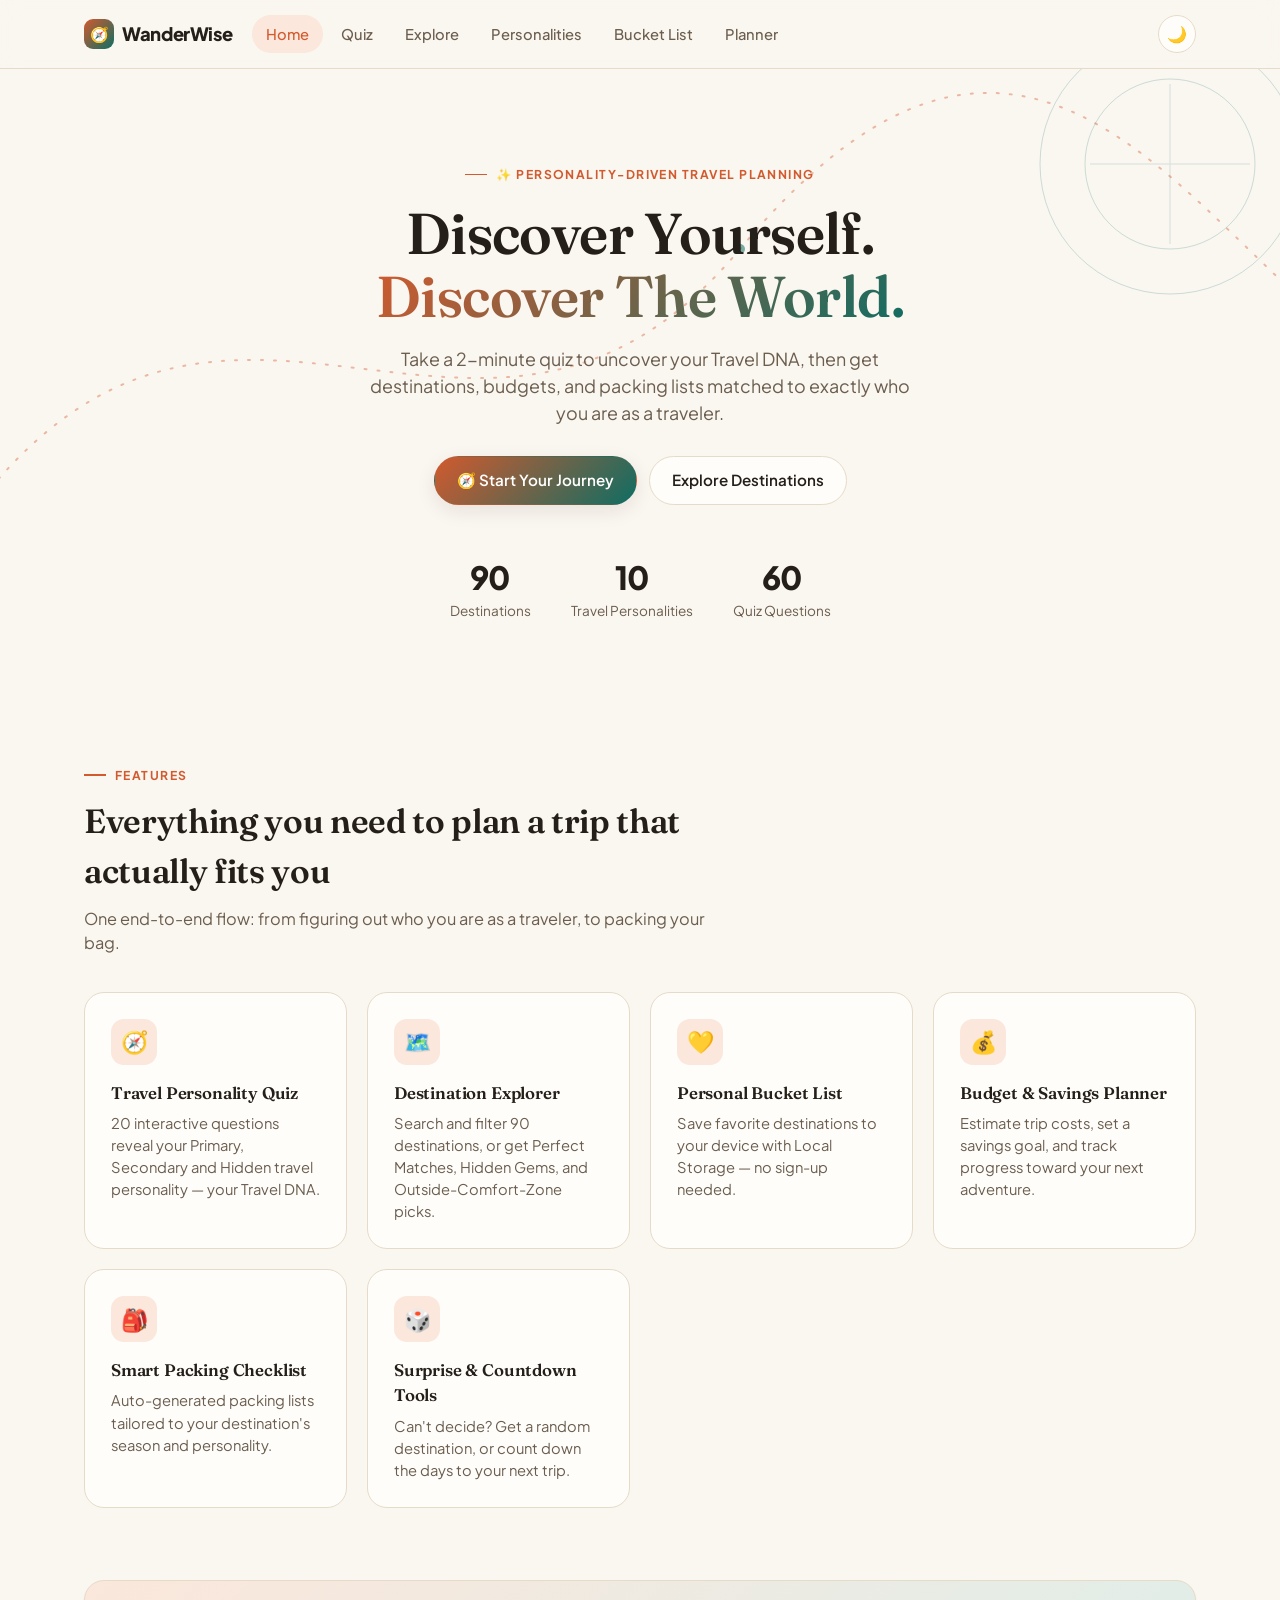
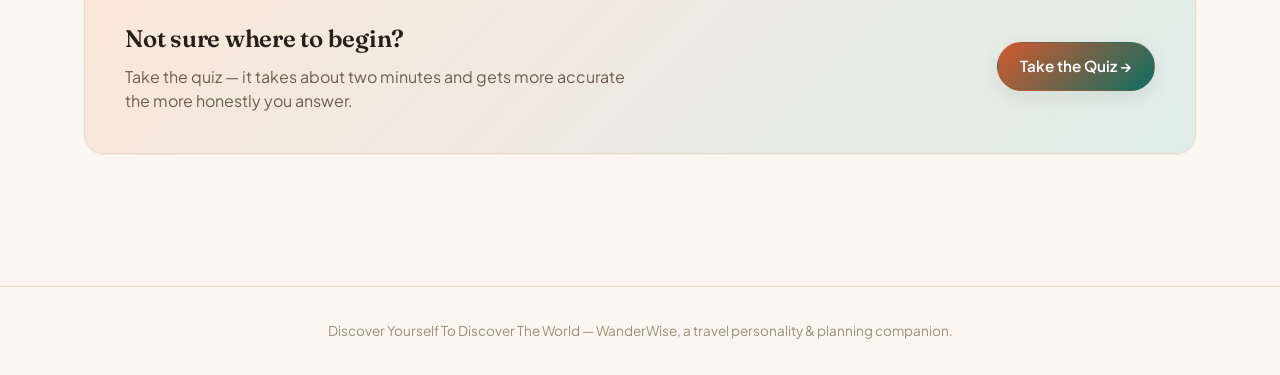
<file: index.html>
<!doctype html>
<html lang="en">
<head>
<meta charset="UTF-8">
<meta name="strix-verification" content="strix-verify-60ec8546e8c7e7b3563217ab051bfda3">
<meta name="viewport" content="width=device-width, initial-scale=1.0">
<title>WanderWise — Discover Yourself To Discover The World</title>
<meta name="description" content="Take the Travel Personality Quiz, get destinations matched to your Travel DNA, and plan your trip end to end.">
<script>
  (function(){ var t = localStorage.getItem('ww_theme'); if (t) document.documentElement.setAttribute('data-theme', t); })();
</script>
<link rel="stylesheet" href="css/style.css">
</head>
<body>

<div id="navbar-root"></div>

<section class="hero">
  <div class="container hero-inner">
    <span class="eyebrow">✨ Personality-driven travel planning</span>
    <h1>Discover Yourself. <br><span class="grad">Discover The World.</span></h1>
    <p class="lead">Take a 2-minute quiz to uncover your Travel DNA, then get destinations, budgets, and packing lists matched to exactly who you are as a traveler.</p>
    <div class="hero-actions">
      <a href="quiz.html" class="btn btn-primary">🧭 Start Your Journey</a>
      <a href="explore.html" class="btn btn-secondary">Explore Destinations</a>
    </div>
    <div class="stats-row">
      <div class="stat"><div class="num">90</div><div class="label">Destinations</div></div>
      <div class="stat"><div class="num">10</div><div class="label">Travel Personalities</div></div>
      <div class="stat"><div class="num">60</div><div class="label">Quiz Questions</div></div>
    </div>
  </div>
</section>

<section class="section" id="features">
  <div class="container">
    <div class="section-head">
      <span class="eyebrow">Features</span>
      <h2>Everything you need to plan a trip that actually fits you</h2>
      <p>One end-to-end flow: from figuring out who you are as a traveler, to packing your bag.</p>
    </div>
    <div class="grid">
      <div class="feature-card">
        <div class="feature-icon">🧭</div>
        <h3>Travel Personality Quiz</h3>
        <p>20 interactive questions reveal your Primary, Secondary and Hidden travel personality — your Travel DNA.</p>
      </div>
      <div class="feature-card">
        <div class="feature-icon">🗺️</div>
        <h3>Destination Explorer</h3>
        <p>Search and filter 90 destinations, or get Perfect Matches, Hidden Gems, and Outside-Comfort-Zone picks.</p>
      </div>
      <div class="feature-card">
        <div class="feature-icon">💛</div>
        <h3>Personal Bucket List</h3>
        <p>Save favorite destinations to your device with Local Storage — no sign-up needed.</p>
      </div>
      <div class="feature-card">
        <div class="feature-icon">💰</div>
        <h3>Budget & Savings Planner</h3>
        <p>Estimate trip costs, set a savings goal, and track progress toward your next adventure.</p>
      </div>
      <div class="feature-card">
        <div class="feature-icon">🎒</div>
        <h3>Smart Packing Checklist</h3>
        <p>Auto-generated packing lists tailored to your destination's season and personality.</p>
      </div>
      <div class="feature-card">
        <div class="feature-icon">🎲</div>
        <h3>Surprise & Countdown Tools</h3>
        <p>Can't decide? Get a random destination, or count down the days to your next trip.</p>
      </div>
    </div>
  </div>
</section>

<section class="section" style="padding-top:0;">
  <div class="container">
    <div class="card" style="padding: 40px; display:flex; align-items:center; justify-content:space-between; gap:24px; flex-wrap:wrap; background: linear-gradient(135deg, var(--accent-soft), var(--accent-2-soft));">
      <div style="max-width:520px;">
        <h2 style="font-size:1.5rem; margin-bottom:8px;">Not sure where to begin?</h2>
        <p class="muted">Take the quiz — it takes about two minutes and gets more accurate the more honestly you answer.</p>
      </div>
      <a href="quiz.html" class="btn btn-primary">Take the Quiz →</a>
    </div>
  </div>
</section>

<div id="footer-root"></div>

<script src="js/theme.js"></script>
<script src="js/storage.js"></script>
<script src="js/data-personalities.js"></script>
<script src="js/data-destinations.js"></script>
<script src="js/components.js"></script>
<script>renderNavbar('index.html');</script>
</body>
</html>
</file>
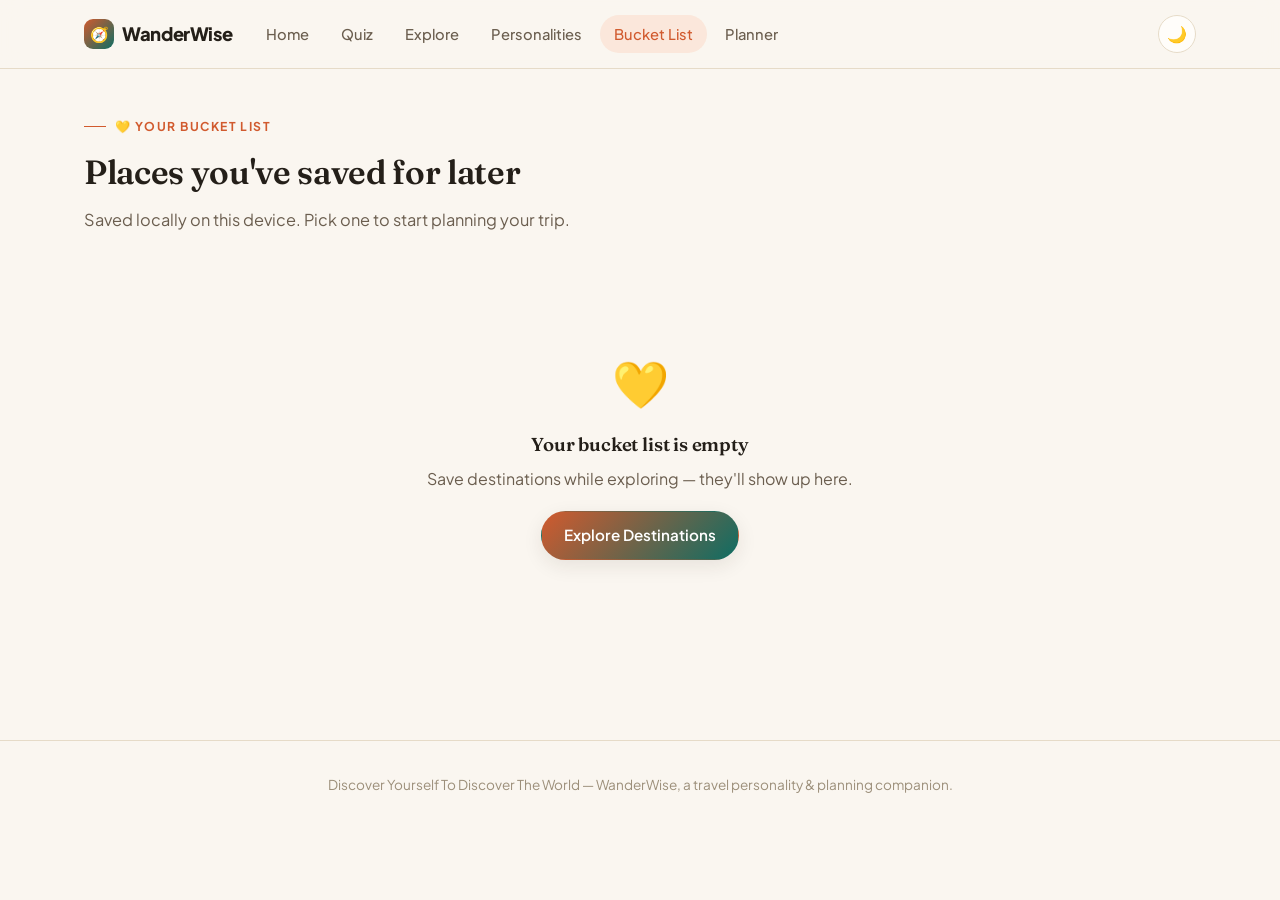
<file: bucket-list.html>
<!doctype html>
<html lang="en">
<head>
<meta charset="UTF-8">
<meta name="viewport" content="width=device-width, initial-scale=1.0">
<title>Bucket List — WanderWise</title>
<script>
  (function(){ var t = localStorage.getItem('ww_theme'); if (t) document.documentElement.setAttribute('data-theme', t); })();
</script>
<link rel="stylesheet" href="css/style.css">
</head>
<body>

<div id="navbar-root"></div>

<section class="section-tight">
  <div class="container">
    <div class="section-head">
      <span class="eyebrow">💛 Your Bucket List</span>
      <h2>Places you've saved for later</h2>
      <p>Saved locally on this device. Pick one to start planning your trip.</p>
    </div>
    <div class="dest-grid" id="bucket-grid"></div>
  </div>
</section>

<div id="footer-root"></div>

<script src="js/theme.js"></script>
<script src="js/storage.js"></script>
<script src="js/data-personalities.js"></script>
<script src="js/data-destinations.js"></script>
<script src="js/components.js"></script>
<script>
  function renderBucketList() {
    const saved = WW.getBucketList();
    const grid = document.getElementById('bucket-grid');
    const destinations = saved
      .map(s => DESTINATIONS.find(d => d.slug === s.slug))
      .filter(Boolean);

    if (!destinations.length) {
      grid.innerHTML = `
        <div class="empty-state" style="grid-column: 1 / -1;">
          <div class="emoji">💛</div>
          <h3>Your bucket list is empty</h3>
          <p>Save destinations while exploring — they'll show up here.</p>
          <div style="margin-top:20px;"><a href="explore.html" class="btn btn-primary">Explore Destinations</a></div>
        </div>
      `;
      return;
    }

    mountDestGrid(grid, destinations);
  }

  document.addEventListener('DOMContentLoaded', () => {
    renderNavbar('bucket-list.html');
    renderBucketList();

    // Re-render after modal actions (save/unsave) change the list
    document.body.addEventListener('click', (e) => {
      if (e.target.closest('.save-pin') || e.target.id === 'dest-modal-save') {
        setTimeout(renderBucketList, 50);
      }
    });
  });
</script>
</body>
</html>
</file>
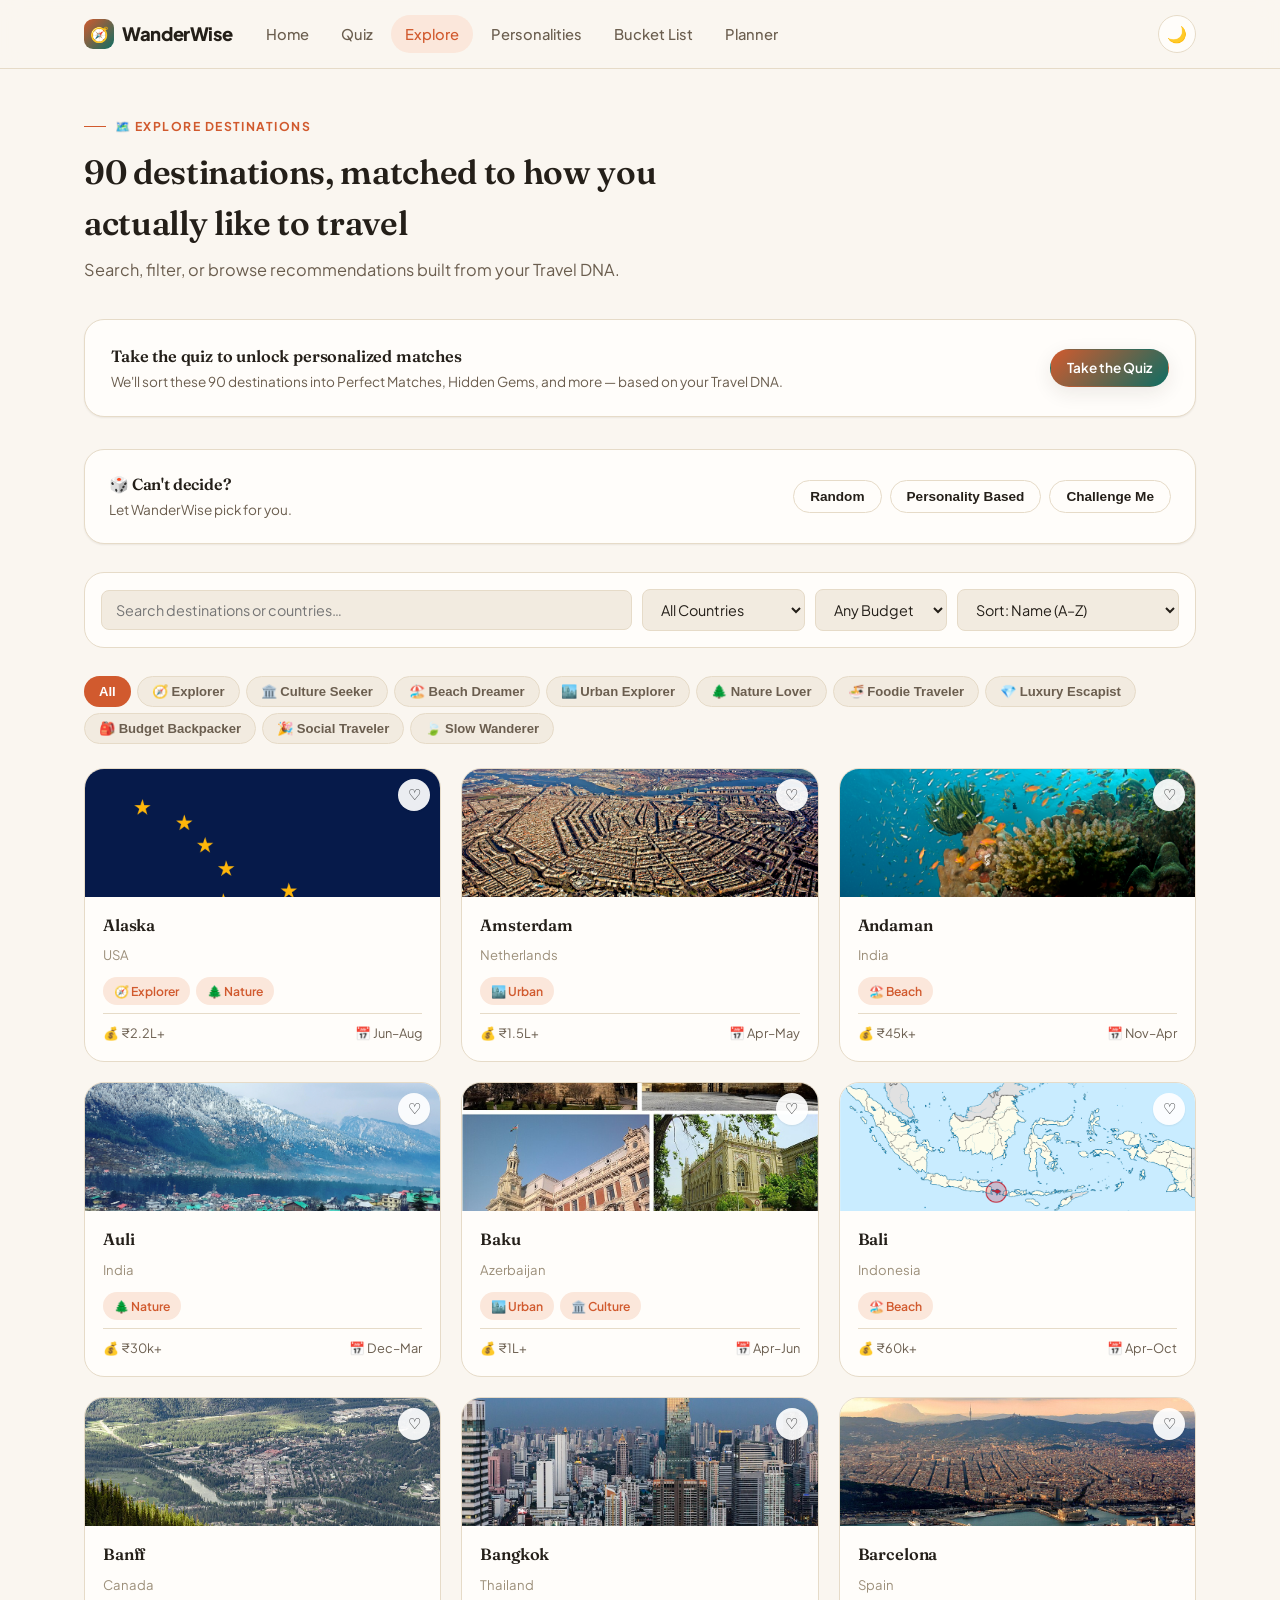
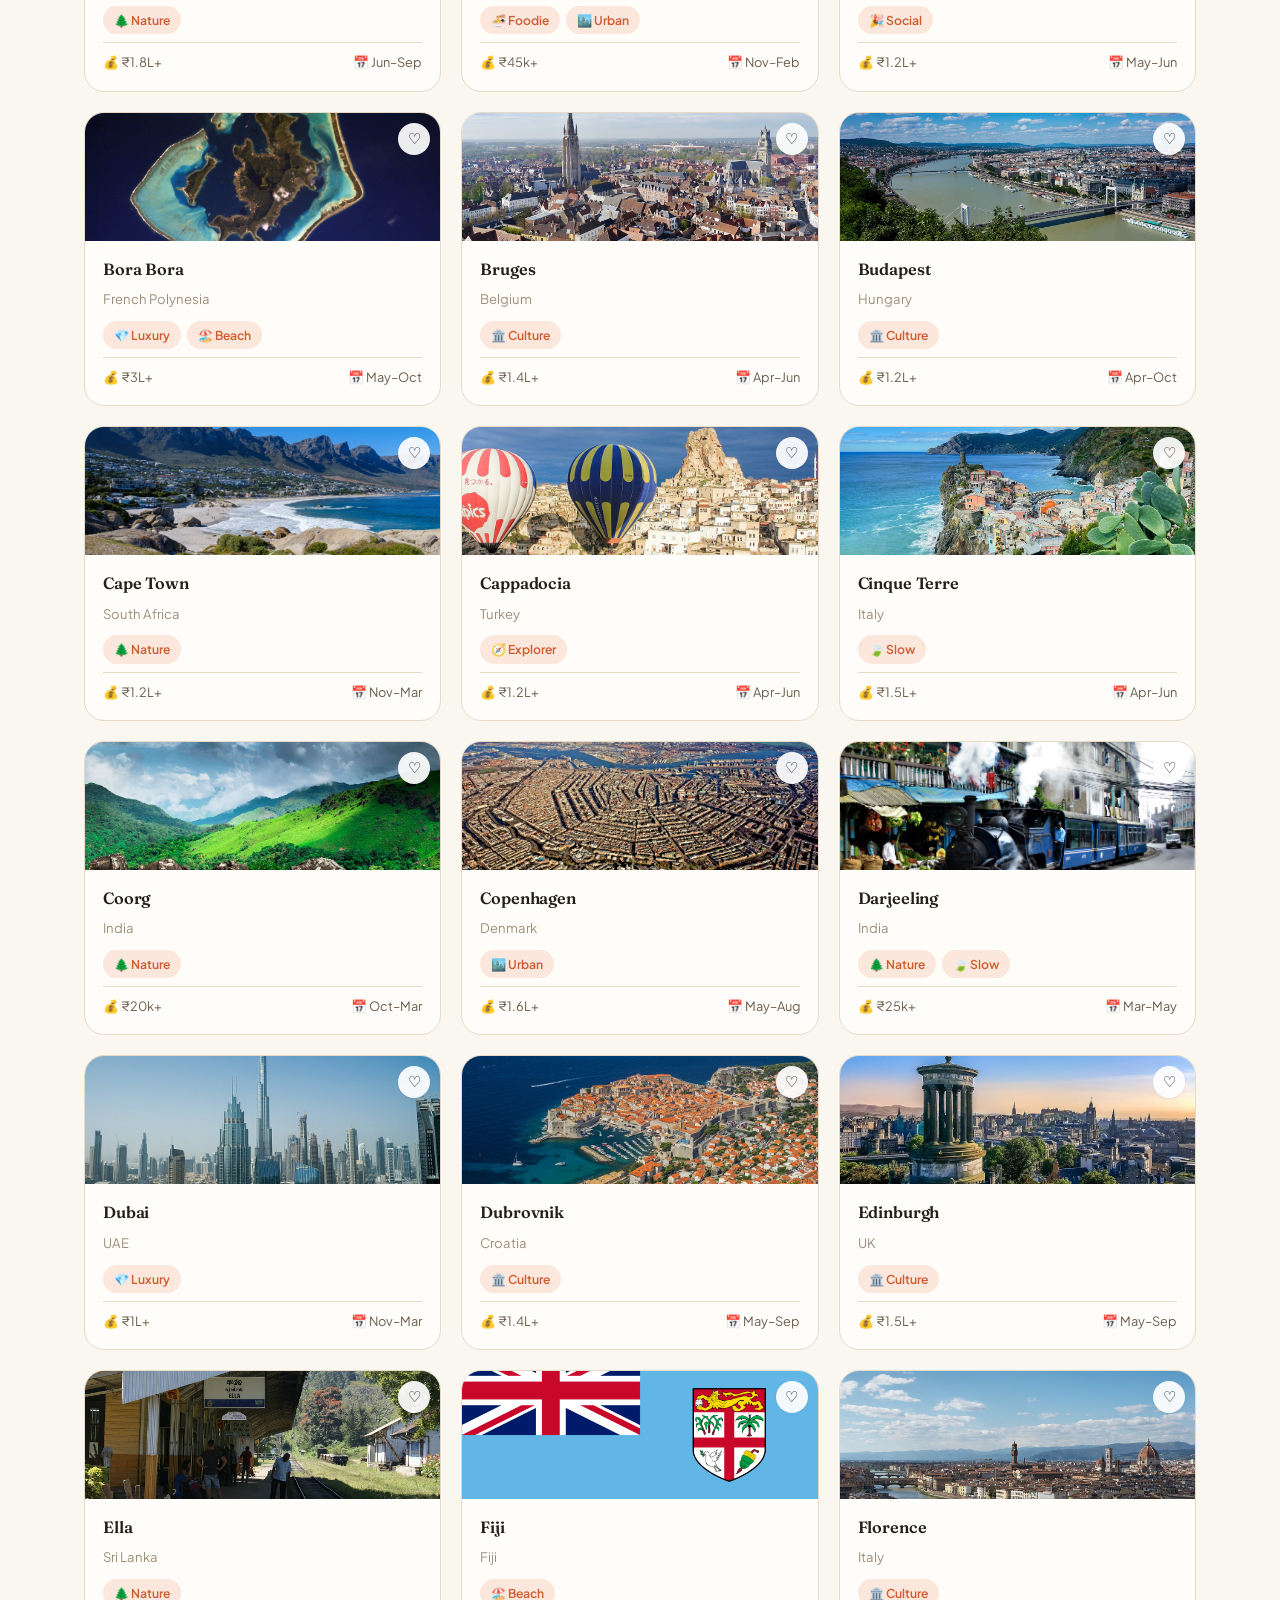
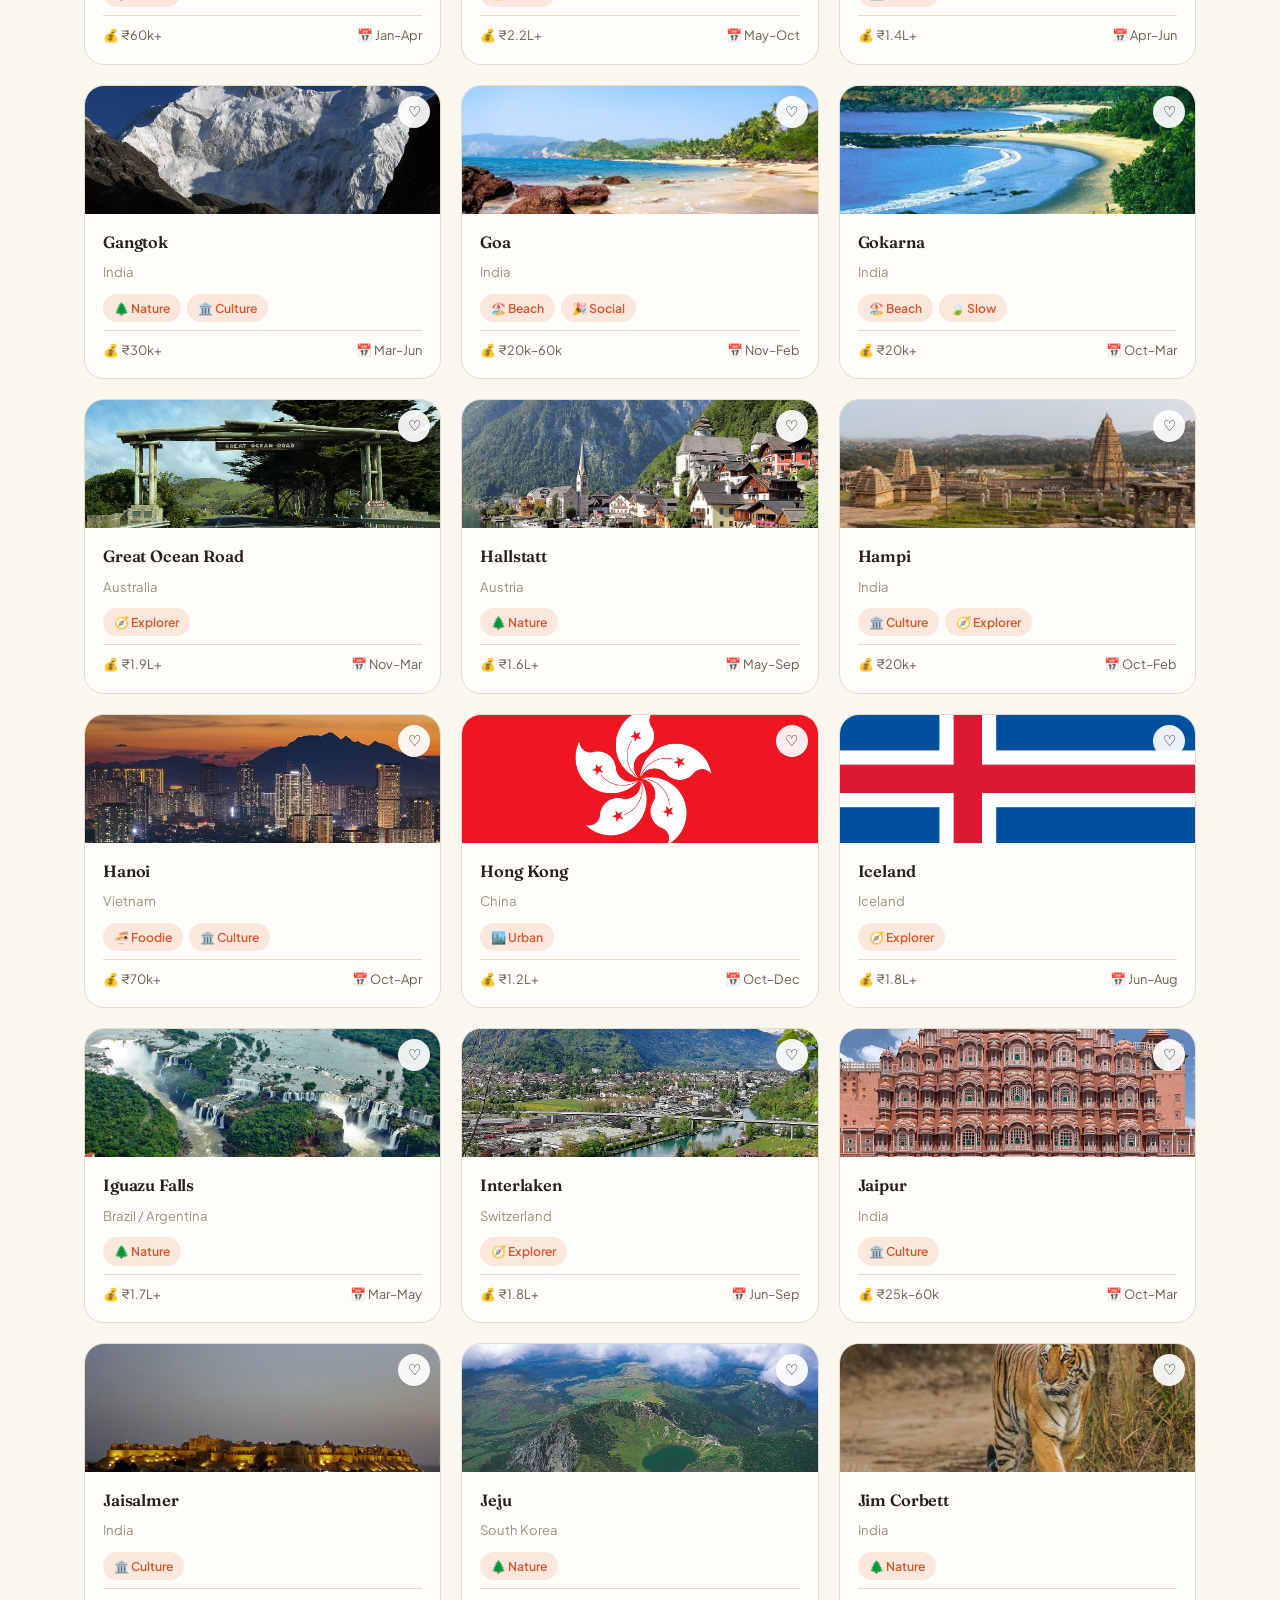
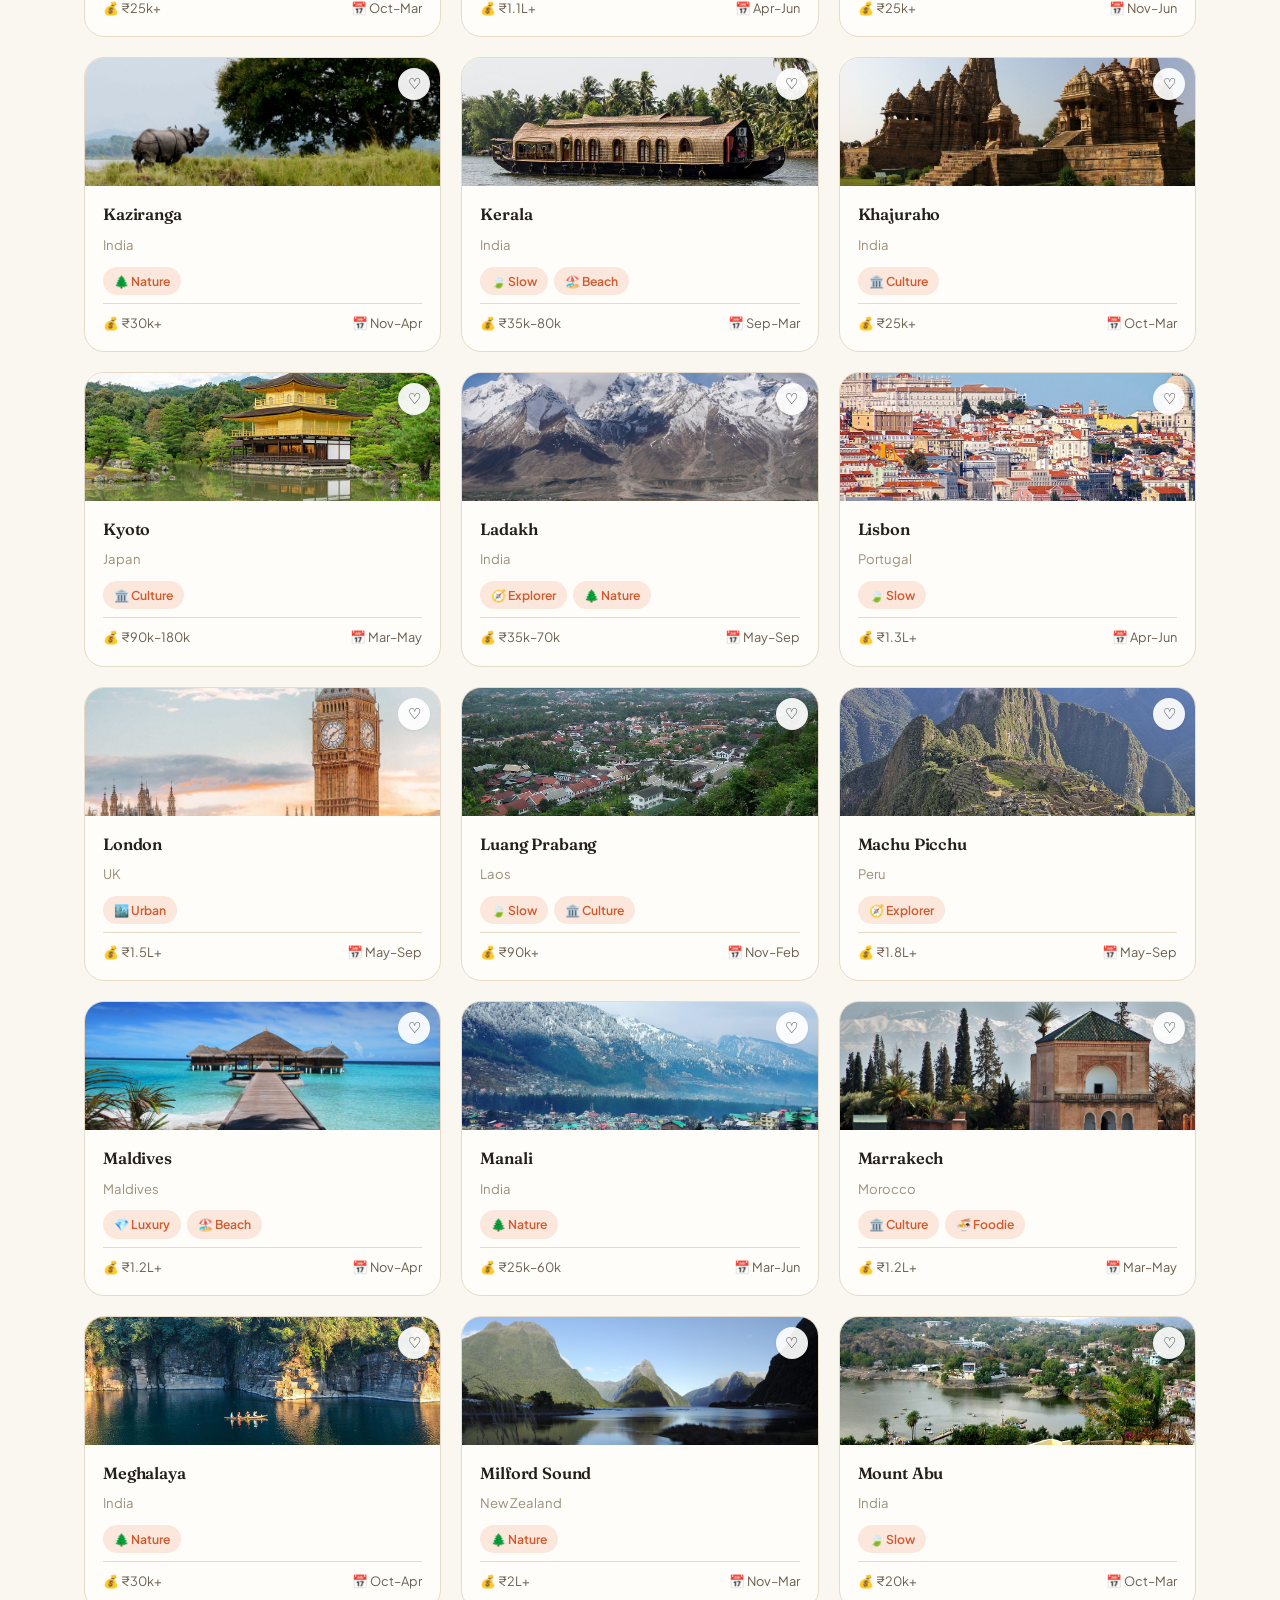
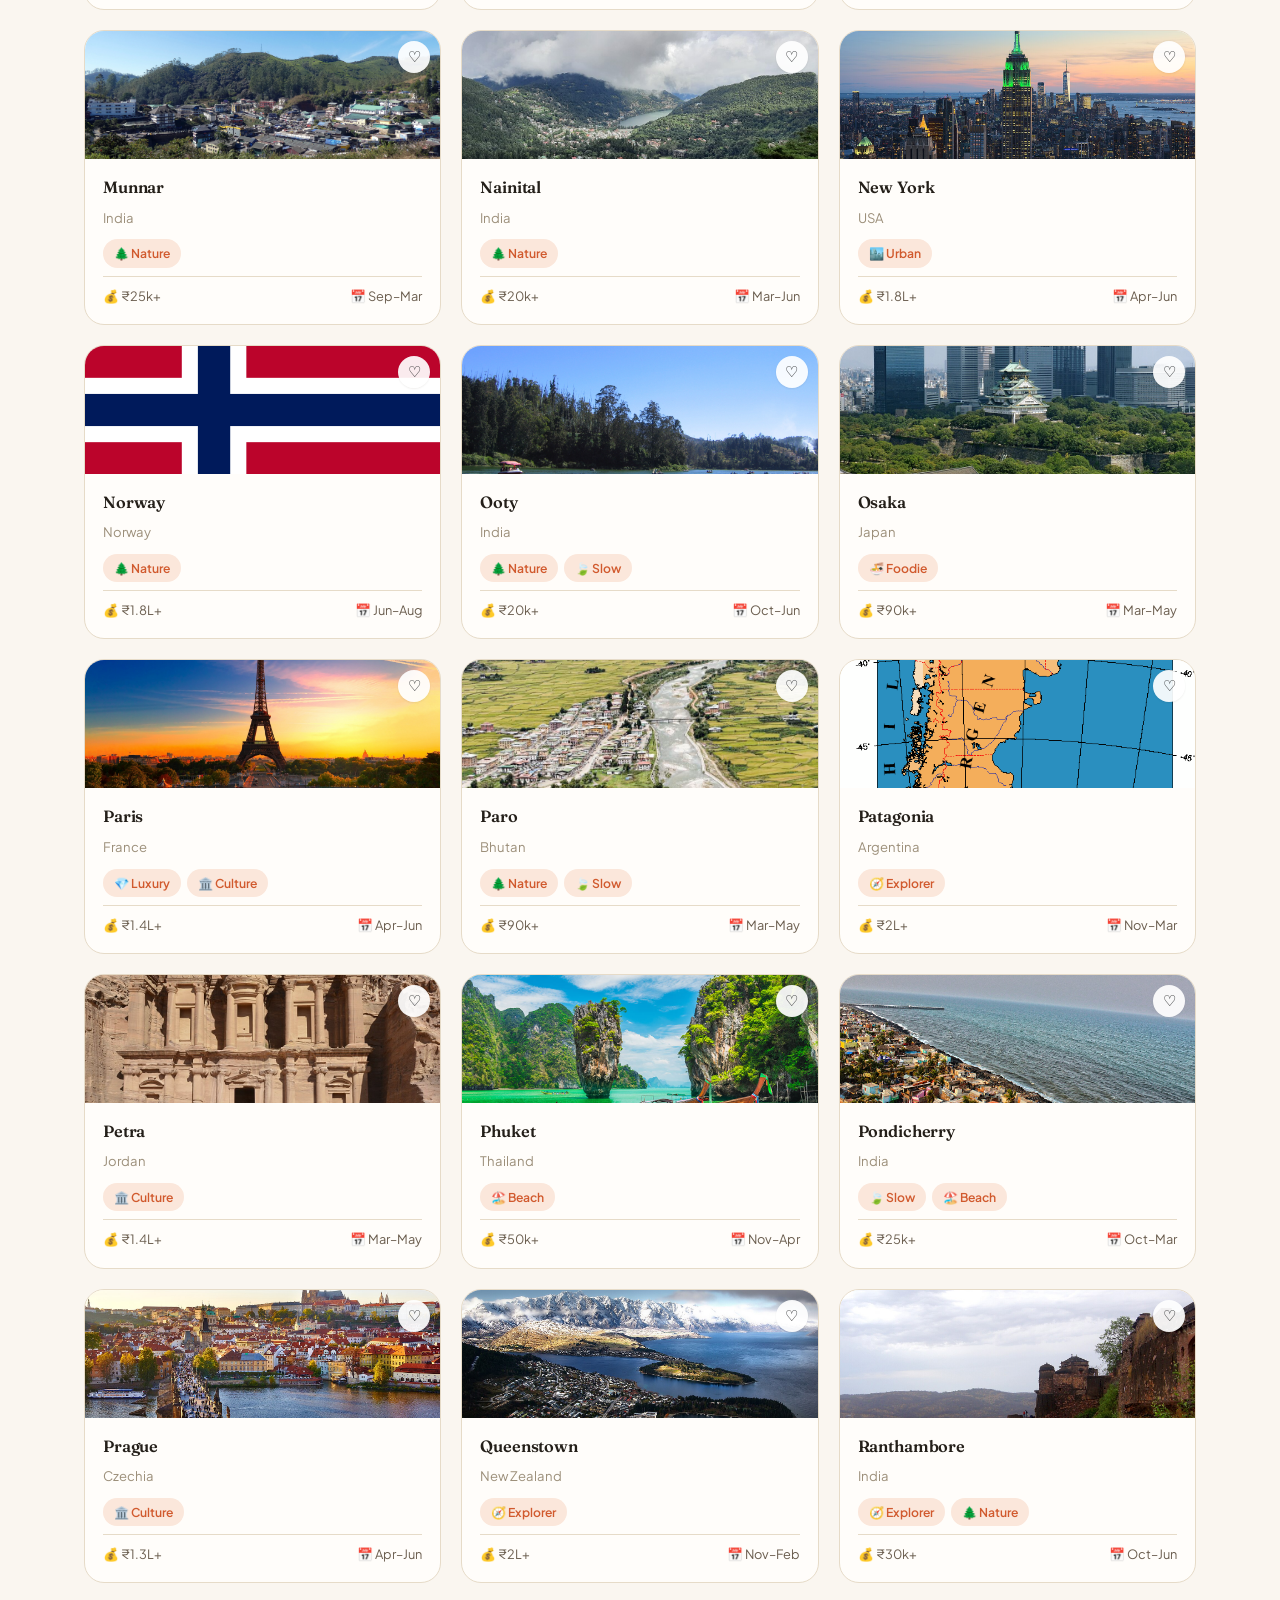
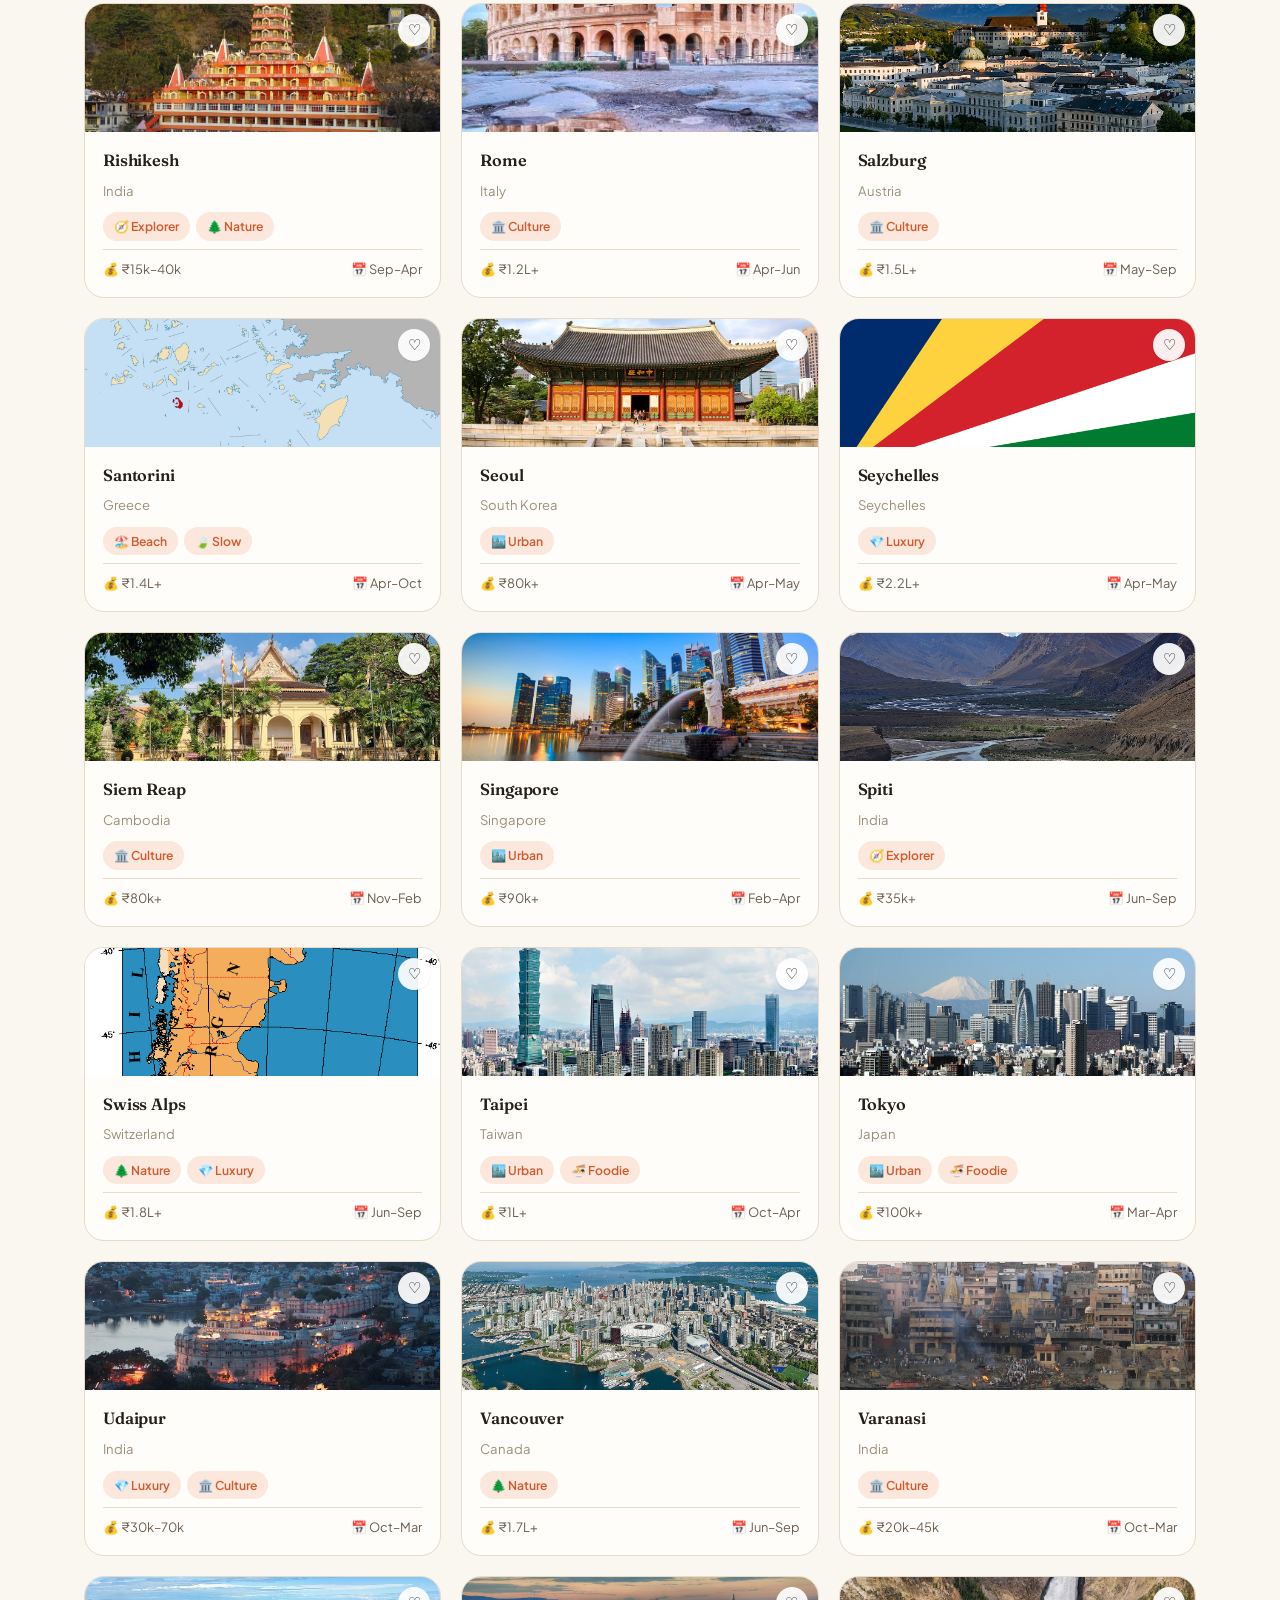
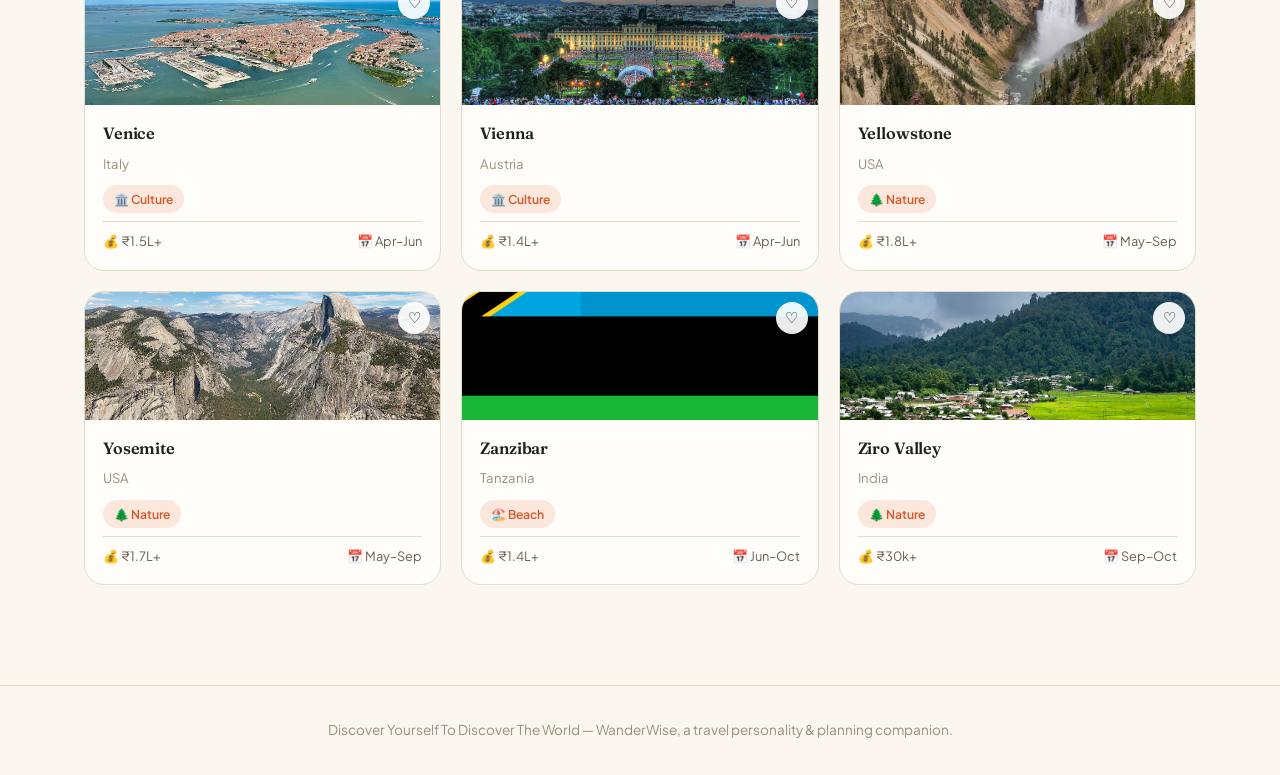
<file: explore.html>
<!doctype html>
<html lang="en">
<head>
<meta charset="UTF-8">
<meta name="viewport" content="width=device-width, initial-scale=1.0">
<title>Explore Destinations — WanderWise</title>
<script>
  (function(){ var t = localStorage.getItem('ww_theme'); if (t) document.documentElement.setAttribute('data-theme', t); })();
</script>
<link rel="stylesheet" href="css/style.css">
</head>
<body>

<div id="navbar-root"></div>

<section class="section-tight">
  <div class="container">
    <div class="section-head">
      <span class="eyebrow">🗺️ Explore Destinations</span>
      <h2>90 destinations, matched to how you actually like to travel</h2>
      <p id="explore-sub">Search, filter, or browse recommendations built from your Travel DNA.</p>
    </div>

    <div id="recs-root"></div>

    <div class="card" style="padding:22px 24px; margin-bottom:28px; display:flex; align-items:center; justify-content:space-between; gap:16px; flex-wrap:wrap;">
      <div>
        <h3 style="font-size:1rem; margin-bottom:4px;">🎲 Can't decide?</h3>
        <p class="muted small">Let WanderWise pick for you.</p>
      </div>
      <div class="flex gap-8 flex-wrap">
        <button class="btn btn-secondary btn-sm" id="surprise-random">Random</button>
        <button class="btn btn-secondary btn-sm" id="surprise-personality">Personality Based</button>
        <button class="btn btn-secondary btn-sm" id="surprise-challenge">Challenge Me</button>
      </div>
    </div>

    <div class="filters-bar">
      <input type="text" class="search-input" id="search-input" placeholder="Search destinations or countries…">
      <select id="country-filter"><option value="">All Countries</option></select>
      <select id="budget-filter">
        <option value="">Any Budget</option>
        <option value="0-40000">Under ₹40k</option>
        <option value="40000-90000">₹40k – 90k</option>
        <option value="90000-160000">₹90k – 1.6L</option>
        <option value="160000-999999999">₹1.6L+</option>
      </select>
      <select id="sort-filter">
        <option value="name">Sort: Name (A–Z)</option>
        <option value="budget-asc">Sort: Budget (Low → High)</option>
        <option value="budget-desc">Sort: Budget (High → Low)</option>
      </select>
    </div>
    <div class="pill-group" id="personality-pills" style="margin-bottom:24px;"></div>

    <div class="dest-grid" id="all-dest-grid"></div>
  </div>
</section>

<div id="footer-root"></div>

<script src="js/theme.js"></script>
<script src="js/storage.js"></script>
<script src="js/data-personalities.js"></script>
<script src="js/data-destinations.js"></script>
<script src="js/data-quiz.js"></script>
<script src="js/components.js"></script>
<script src="js/explore.js"></script>
</body>
</html>
</file>
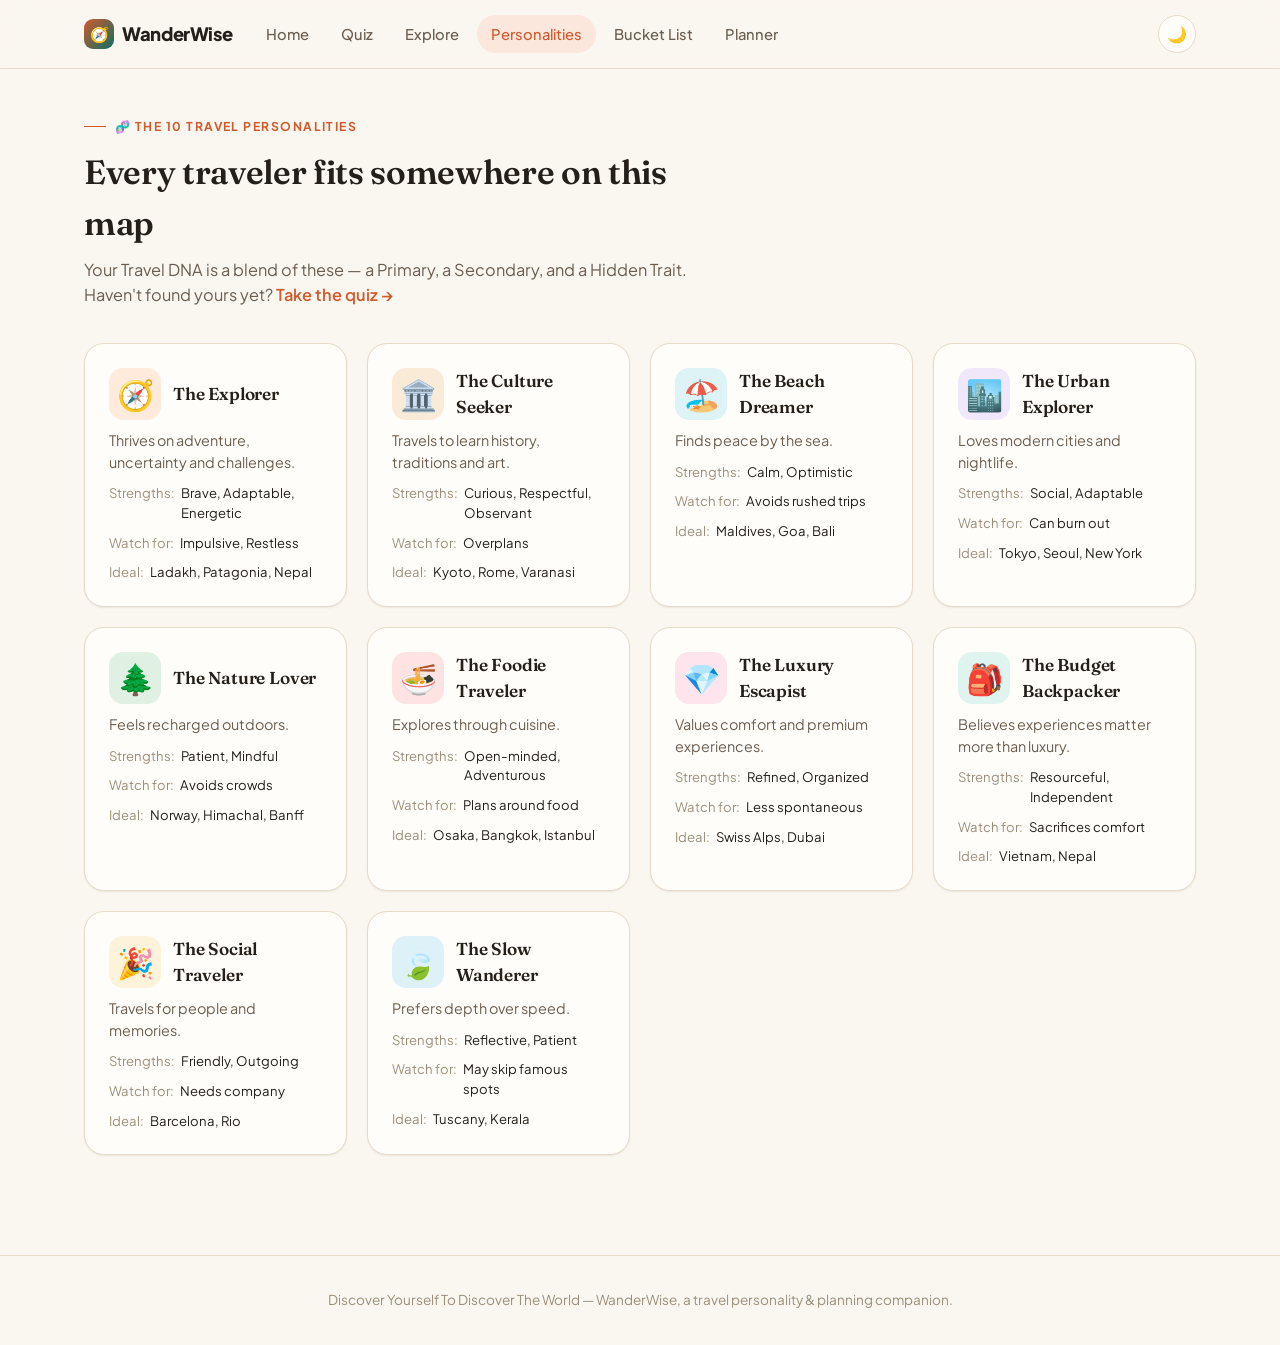
<file: personalities.html>
<!doctype html>
<html lang="en">
<head>
<meta charset="UTF-8">
<meta name="viewport" content="width=device-width, initial-scale=1.0">
<title>Travel Personalities — WanderWise</title>
<script>
  (function(){ var t = localStorage.getItem('ww_theme'); if (t) document.documentElement.setAttribute('data-theme', t); })();
</script>
<link rel="stylesheet" href="css/style.css">
</head>
<body>

<div id="navbar-root"></div>

<section class="section-tight">
  <div class="container">
    <div class="section-head">
      <span class="eyebrow">🧬 The 10 Travel Personalities</span>
      <h2>Every traveler fits somewhere on this map</h2>
      <p>Your Travel DNA is a blend of these — a Primary, a Secondary, and a Hidden Trait. Haven't found yours yet?
        <a href="quiz.html" style="color:var(--accent); font-weight:600;">Take the quiz →</a>
      </p>
    </div>
    <div class="grid" id="personalities-grid"></div>
  </div>
</section>

<div id="footer-root"></div>

<script src="js/theme.js"></script>
<script src="js/storage.js"></script>
<script src="js/data-personalities.js"></script>
<script src="js/data-destinations.js"></script>
<script src="js/components.js"></script>
<script>
  document.addEventListener('DOMContentLoaded', () => {
    renderNavbar('personalities.html');
    const result = WW.getQuizResult();
    const grid = document.getElementById('personalities-grid');
    grid.innerHTML = PERSONALITIES.map(p => {
      const isYou = result && result.primary === p.key;
      return `
      <div class="card pers-card${isYou ? ' is-you' : ''}">
        <div class="top">
          <div class="pers-emoji" style="background:${p.color}22;">${p.emoji}</div>
          <div>
            <h3>${p.name}</h3>
            ${isYou ? '<span class="you-flag">★ This is you</span>' : ''}
          </div>
        </div>
        <p class="desc">${p.description}</p>
        <div class="pers-row"><span class="k">Strengths:</span> ${p.strengths.join(', ')}</div>
        <div class="pers-row"><span class="k">Watch for:</span> ${p.weaknesses.join(', ')}</div>
        <div class="pers-row"><span class="k">Ideal:</span> ${p.ideal.join(', ')}</div>
      </div>`;
    }).join('');
  });
</script>
</body>
</html>
</file>
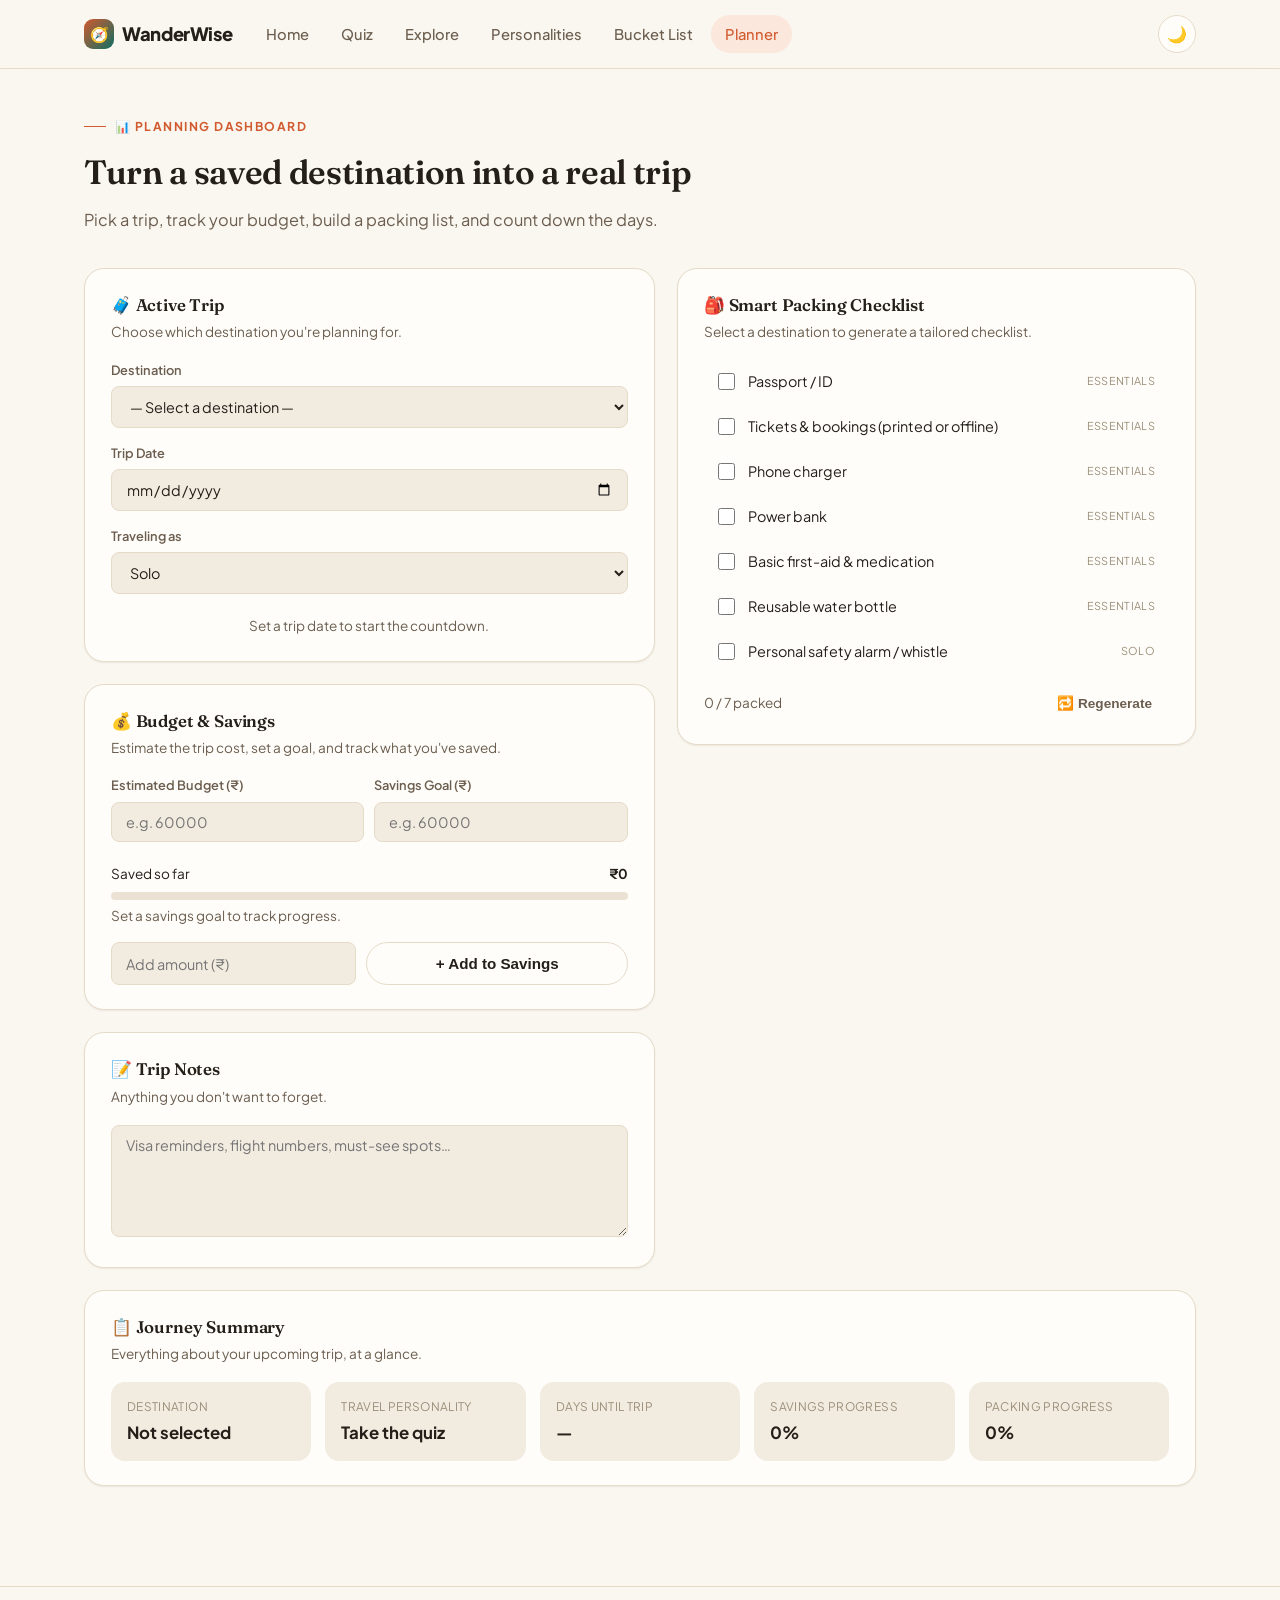
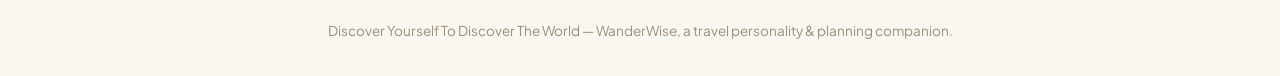
<file: planner.html>
<!doctype html>
<html lang="en">
<head>
<meta charset="UTF-8">
<meta name="viewport" content="width=device-width, initial-scale=1.0">
<title>Planning Dashboard — WanderWise</title>
<script>
  (function(){ var t = localStorage.getItem('ww_theme'); if (t) document.documentElement.setAttribute('data-theme', t); })();
</script>
<link rel="stylesheet" href="css/style.css">
</head>
<body>

<div id="navbar-root"></div>

<section class="section-tight">
  <div class="container">
    <div class="section-head">
      <span class="eyebrow">📊 Planning Dashboard</span>
      <h2>Turn a saved destination into a real trip</h2>
      <p>Pick a trip, track your budget, build a packing list, and count down the days.</p>
    </div>

    <div class="planner-grid">
      <div class="planner-col">

        <div class="card planner-card">
          <h3>🧳 Active Trip</h3>
          <p class="sub">Choose which destination you're planning for.</p>
          <div class="field-row">
            <label>Destination</label>
            <select id="dest-select"></select>
          </div>
          <div class="field-row">
            <label>Trip Date</label>
            <input type="date" id="trip-date">
          </div>
          <div class="field-row">
            <label>Traveling as</label>
            <select id="trip-type">
              <option value="solo">Solo</option>
              <option value="couple">Couple</option>
              <option value="family">Family</option>
              <option value="friends">Friends Group</option>
            </select>
          </div>
          <div class="countdown-grid" id="countdown-grid"></div>
          <p class="muted small text-center" id="countdown-label"></p>
        </div>

        <div class="card planner-card">
          <h3>💰 Budget &amp; Savings</h3>
          <p class="sub">Estimate the trip cost, set a goal, and track what you've saved.</p>
          <div class="field-inline">
            <div class="field-row">
              <label>Estimated Budget (₹)</label>
              <input type="number" id="budget-total" placeholder="e.g. 60000">
            </div>
            <div class="field-row">
              <label>Savings Goal (₹)</label>
              <input type="number" id="savings-goal" placeholder="e.g. 60000">
            </div>
          </div>
          <div class="savings-progress">
            <div class="top-row"><span>Saved so far</span><strong id="savings-saved-label">₹0</strong></div>
            <div class="progress-track"><div class="progress-fill" id="savings-fill" style="width:0%"></div></div>
            <p class="muted small" id="savings-pct-label" style="margin-top:6px;"></p>
          </div>
          <div class="field-inline" style="margin-top:16px;">
            <input type="number" id="add-funds-input" placeholder="Add amount (₹)">
            <button class="btn btn-secondary" id="add-funds-btn">+ Add to Savings</button>
          </div>
        </div>

        <div class="card planner-card">
          <h3>📝 Trip Notes</h3>
          <p class="sub">Anything you don't want to forget.</p>
          <textarea id="trip-notes" rows="5" style="width:100%; resize:vertical;" placeholder="Visa reminders, flight numbers, must-see spots…"></textarea>
        </div>

      </div>

      <div class="planner-col">
        <div class="card planner-card">
          <h3>🎒 Smart Packing Checklist</h3>
          <p class="sub" id="packing-sub">Auto-generated for your destination, season, and travel style.</p>
          <div class="checklist" id="packing-checklist"></div>
          <div class="flex justify-between items-center" style="margin-top:14px;">
            <span class="muted small" id="packing-progress-label"></span>
            <button class="btn btn-ghost btn-sm" id="regen-packing-btn">🔁 Regenerate</button>
          </div>
        </div>
      </div>

    </div>

    <div class="card planner-card" style="margin-top:22px;">
      <h3>📋 Journey Summary</h3>
      <p class="sub">Everything about your upcoming trip, at a glance.</p>
      <div class="summary-grid" id="summary-grid"></div>
    </div>

  </div>
</section>

<div id="footer-root"></div>

<script src="js/theme.js"></script>
<script src="js/storage.js"></script>
<script src="js/data-personalities.js"></script>
<script src="js/data-destinations.js"></script>
<script src="js/components.js"></script>
<script src="js/planner.js"></script>
</body>
</html>
</file>
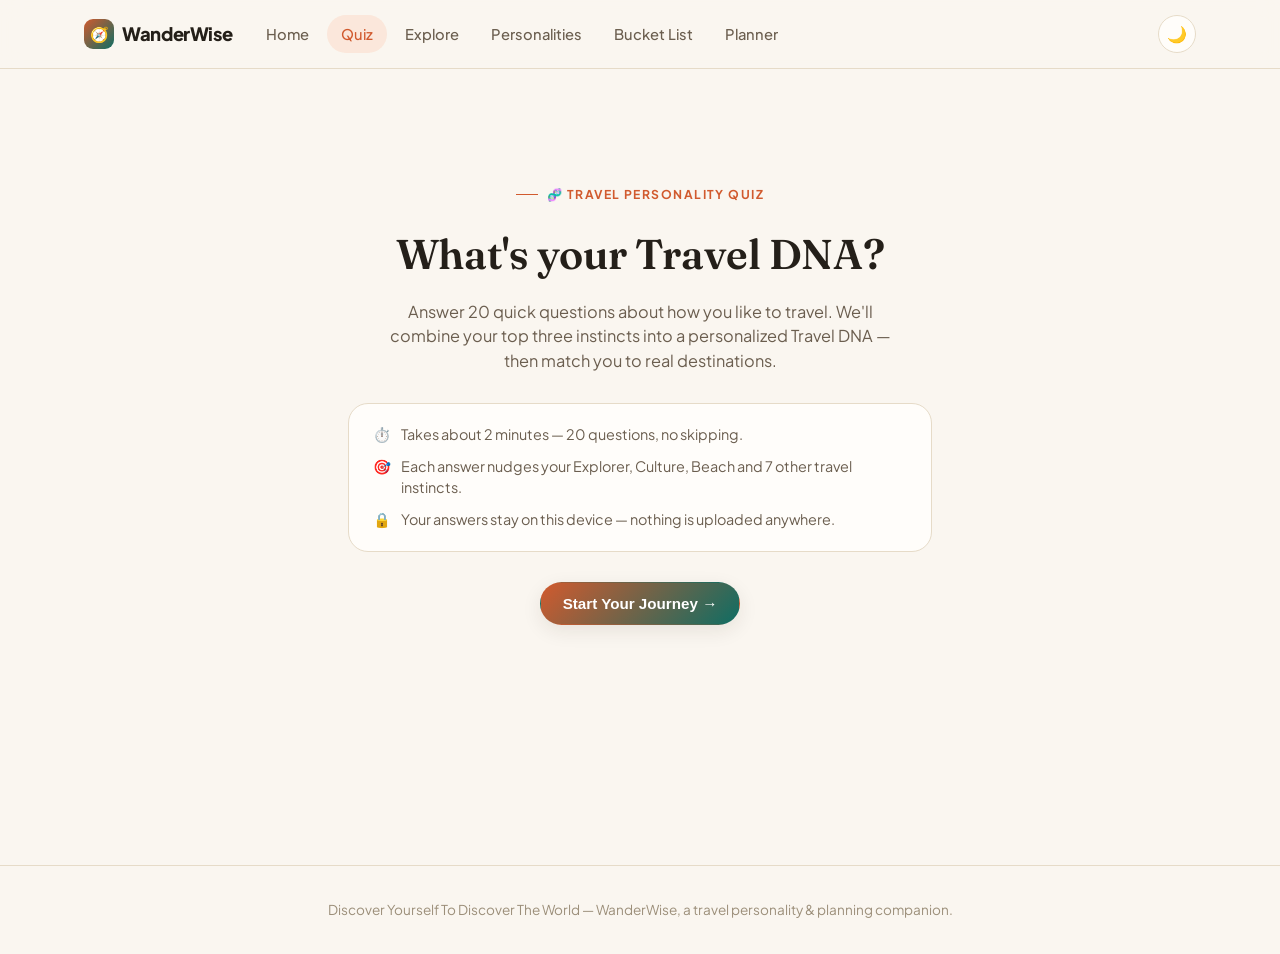
<file: quiz.html>
<!doctype html>
<html lang="en">
<head>
<meta charset="UTF-8">
<meta name="viewport" content="width=device-width, initial-scale=1.0">
<title>Travel Personality Quiz — WanderWise</title>
<script>
  (function(){ var t = localStorage.getItem('ww_theme'); if (t) document.documentElement.setAttribute('data-theme', t); })();
</script>
<link rel="stylesheet" href="css/style.css">
</head>
<body>

<div id="navbar-root"></div>

<div class="quiz-wrap">

  <!-- INTRO -->
  <div id="view-intro" class="quiz-intro fade-in">
    <span class="eyebrow">🧬 Travel Personality Quiz</span>
    <h1>What's your Travel DNA?</h1>
    <p>Answer 20 quick questions about how you like to travel. We'll combine your top three instincts into a personalized Travel DNA — then match you to real destinations.</p>
    <div class="rules">
      <div>⏱️ <span>Takes about 2 minutes — 20 questions, no skipping.</span></div>
      <div>🎯 <span>Each answer nudges your Explorer, Culture, Beach and 7 other travel instincts.</span></div>
      <div>🔒 <span>Your answers stay on this device — nothing is uploaded anywhere.</span></div>
    </div>
    <div>
      <button class="btn btn-primary" id="start-quiz-btn">Start Your Journey →</button>
    </div>
  </div>

  <!-- QUESTION -->
  <div id="view-question" style="display:none;">
    <div class="quiz-top">
      <span id="q-counter">Question 1 of 20</span>
      <span id="q-percent">5%</span>
    </div>
    <div class="progress-track"><div class="progress-fill" id="progress-fill" style="width:5%"></div></div>
    <h2 class="quiz-question" id="q-text">Question text</h2>
    <div class="quiz-options" id="q-options"></div>
    <div class="quiz-nav">
      <button class="btn btn-ghost" id="back-btn">← Back</button>
      <button class="btn btn-primary" id="next-btn" disabled>Next →</button>
    </div>
  </div>

  <!-- ANALYSIS -->
  <div id="view-analysis" class="quiz-analysis" style="display:none;">
    <div class="spinner-orb">🧭</div>
    <h2>Analyzing your answers…</h2>
    <p class="analysis-msg" id="analysis-msg">Mapping your travel instincts…</p>
  </div>

  <!-- QUICK GUESS -->
  <div id="view-guess" class="quiz-guess" style="display:none;">
    <span class="eyebrow">🔮 Quick Guess</span>
    <h2 style="margin:14px 0 8px;">Before we reveal everything...</h2>
    <p class="muted">Which of these feels more like you? This is just for fun — it won't change your result.</p>
    <div class="guess-options" id="guess-options"></div>
  </div>

  <!-- RESULT -->
  <div id="view-result" class="quiz-result" style="display:none;">
    <div class="dna-header">
      <div class="dna-icon" id="dna-icon">🧭</div>
      <span class="eyebrow" id="dna-guess-note" style="display:none;"></span>
      <h1 class="dna-primary-name" id="dna-primary-name">The Explorer</h1>
      <p class="dna-sub" id="dna-primary-desc">Thrives on adventure, uncertainty and challenges.</p>
    </div>

    <div class="card" style="padding: 26px 28px;">
      <h3 style="font-size:1rem; margin-bottom:14px; text-align:left;">Your Travel DNA Breakdown</h3>
      <div class="dna-breakdown" id="dna-breakdown"></div>

      <div class="radar-wrap" id="radar-wrap"></div>
    </div>

    <div class="dna-interp" id="dna-interp"></div>

    <div class="result-actions">
      <a href="explore.html?matched=1" class="btn btn-primary">See My Matches →</a>
      <button class="btn btn-secondary" id="retake-btn">🔁 Retake Quiz</button>
      <a href="personalities.html" class="btn btn-ghost">Explore All Personalities</a>
    </div>

    <div style="margin-top:18px;">
      <button class="btn btn-ghost btn-sm" id="zodiac-toggle">✨ Optional: Zodiac Travel Insight</button>
    </div>
    <div class="card zodiac-box hidden" id="zodiac-box">
      <div class="field-row">
        <label>Pick your zodiac sign</label>
        <select id="zodiac-select">
          <option value="">Choose a sign…</option>
        </select>
      </div>
      <p class="muted small" id="zodiac-result"></p>
    </div>
  </div>

</div>

<div id="footer-root"></div>

<script src="js/theme.js"></script>
<script src="js/storage.js"></script>
<script src="js/data-personalities.js"></script>
<script src="js/data-destinations.js"></script>
<script src="js/data-quiz.js"></script>
<script src="js/components.js"></script>
<script src="js/quiz.js"></script>
</body>
</html>
</file>
<file: css/style.css>
/* ===========================================================
   WanderWise — Design System
   Minimal / modern, light + dark theme via CSS variables
   =========================================================== */

@import url('https://fonts.googleapis.com/css2?family=Fraunces:ital,opsz,wght@0,9..144,500;0,9..144,600;0,9..144,700;1,9..144,500&family=Plus+Jakarta+Sans:ital,wght@0,400;0,500;0,600;0,700;0,800;1,500&display=swap');

:root {
  --font-sans: "Plus Jakarta Sans", -apple-system, BlinkMacSystemFont, "Segoe UI", Roboto, Helvetica, Arial, sans-serif;
  --font-serif: "Fraunces", Georgia, "Iowan Old Style", serif;

  --accent: #d15a2e;        /* terracotta / sunset */
  --accent-2: #0f6d63;      /* deep ocean teal */
  --accent-rgb: 209, 90, 46;

  --radius-sm: 8px;
  --radius-md: 14px;
  --radius-lg: 20px;
  --radius-full: 999px;

  --shadow-sm: 0 1px 2px rgba(40, 28, 18, 0.07);
  --shadow-md: 0 6px 20px rgba(40, 28, 18, 0.09);
  --shadow-lg: 0 20px 50px rgba(40, 28, 18, 0.16);

  --ease: cubic-bezier(0.22, 1, 0.36, 1);
}

/* Light theme (default) — warm sand */
:root,
:root[data-theme="light"] {
  --bg: #faf6f0;
  --bg-elevated: #fffdfa;
  --bg-subtle: #f2ebe0;
  --bg-inset: #ece2d3;
  --border: #e6dbc8;
  --text: #241f19;
  --text-muted: #6b5e4f;
  --text-faint: #9c8f7a;
  --accent-soft: #fbe7db;
  --accent-2-soft: #dfeeea;
  --overlay: rgba(30, 22, 14, 0.45);
  color-scheme: light;
}

/* Dark theme — warm charcoal */
:root[data-theme="dark"] {
  --bg: #17140f;
  --bg-elevated: #1e1a14;
  --bg-subtle: #221d16;
  --bg-inset: #27211a;
  --border: #362e23;
  --text: #f3ede2;
  --text-muted: #ab9d8a;
  --text-faint: #7d7160;
  --accent-soft: rgba(209, 90, 46, 0.18);
  --accent-2-soft: rgba(15, 109, 99, 0.2);
  --overlay: rgba(8, 6, 3, 0.6);
  color-scheme: dark;
}

@media (prefers-color-scheme: dark) {
  :root:not([data-theme="light"]) {
    --bg: #17140f;
    --bg-elevated: #1e1a14;
    --bg-subtle: #221d16;
    --bg-inset: #27211a;
    --border: #362e23;
    --text: #f3ede2;
    --text-muted: #ab9d8a;
    --text-faint: #7d7160;
    --accent-soft: rgba(209, 90, 46, 0.18);
    --accent-2-soft: rgba(15, 109, 99, 0.2);
    --overlay: rgba(8, 6, 3, 0.6);
    color-scheme: dark;
  }
}

* { box-sizing: border-box; }
html, body { margin: 0; padding: 0; }

body {
  font-family: var(--font-sans);
  background: var(--bg);
  color: var(--text);
  line-height: 1.5;
  -webkit-font-smoothing: antialiased;
  transition: background-color .25s var(--ease), color .25s var(--ease);
  min-height: 100vh;
}

img, svg { display: block; max-width: 100%; }

a { color: inherit; text-decoration: none; }

h1, h2, h3, h4 { margin: 0; font-family: var(--font-serif); font-weight: 600; letter-spacing: -0.01em; }
p { margin: 0; }

.container {
  width: 100%;
  max-width: 1160px;
  margin: 0 auto;
  padding: 0 24px;
}

/* ---------- Navbar ---------- */
.navbar {
  position: sticky;
  top: 0;
  z-index: 100;
  background: color-mix(in srgb, var(--bg) 88%, transparent);
  backdrop-filter: blur(10px);
  border-bottom: 1px solid var(--border);
}

.navbar-inner {
  display: flex;
  align-items: center;
  justify-content: space-between;
  height: 68px;
  gap: 20px;
}

.brand {
  display: flex;
  align-items: center;
  gap: 8px;
  font-weight: 800;
  font-size: 1.15rem;
  letter-spacing: -0.02em;
  flex-shrink: 0;
}

.brand-mark {
  width: 30px; height: 30px;
  border-radius: 9px;
  background: linear-gradient(135deg, var(--accent), var(--accent-2));
  display: flex; align-items: center; justify-content: center;
  font-size: 15px;
}

.nav-links {
  display: flex;
  align-items: center;
  gap: 4px;
  flex: 1;
}

.nav-link {
  padding: 8px 14px;
  border-radius: var(--radius-full);
  font-size: 0.92rem;
  font-weight: 500;
  color: var(--text-muted);
  transition: background .18s var(--ease), color .18s var(--ease);
  white-space: nowrap;
}

.nav-link:hover { background: var(--bg-subtle); color: var(--text); }
.nav-link.active { background: var(--accent-soft); color: var(--accent); }

.nav-right { display: flex; align-items: center; gap: 10px; flex-shrink: 0; }

.icon-btn {
  width: 38px; height: 38px;
  border-radius: var(--radius-full);
  border: 1px solid var(--border);
  background: var(--bg-elevated);
  display: flex; align-items: center; justify-content: center;
  cursor: pointer;
  font-size: 16px;
  color: var(--text);
  transition: transform .18s var(--ease), background .18s var(--ease), border-color .18s var(--ease);
}
.icon-btn:hover { background: var(--bg-subtle); transform: translateY(-1px); }
.icon-btn:active { transform: translateY(0) scale(.94); }

.nav-toggle {
  display: none;
  width: 38px; height: 38px;
  border-radius: var(--radius-sm);
  border: 1px solid var(--border);
  background: var(--bg-elevated);
  align-items: center; justify-content: center;
  cursor: pointer;
  color: var(--text);
}

@media (max-width: 860px) {
  .nav-links {
    position: fixed;
    top: 68px; left: 0; right: 0;
    flex-direction: column;
    align-items: stretch;
    background: var(--bg-elevated);
    border-bottom: 1px solid var(--border);
    padding: 8px 16px 16px;
    box-shadow: var(--shadow-md);
    display: none;
  }
  .nav-links.open { display: flex; }
  .nav-link { padding: 12px 14px; }
  .nav-toggle { display: flex; }
}

/* ---------- Buttons ---------- */
.btn {
  display: inline-flex;
  align-items: center;
  justify-content: center;
  gap: 8px;
  padding: 12px 22px;
  border-radius: var(--radius-full);
  font-size: 0.95rem;
  font-weight: 600;
  border: 1px solid transparent;
  cursor: pointer;
  transition: transform .16s var(--ease), box-shadow .16s var(--ease), background .16s var(--ease), border-color .16s var(--ease), opacity .16s var(--ease);
  white-space: nowrap;
}
.btn:active { transform: scale(.97); }
.btn:disabled { opacity: .45; cursor: not-allowed; transform: none; }

.btn-primary {
  background: linear-gradient(135deg, var(--accent), var(--accent-2));
  color: white;
  box-shadow: var(--shadow-md);
}
.btn-primary:hover:not(:disabled) { box-shadow: 0 10px 28px rgba(var(--accent-rgb), 0.35); transform: translateY(-1px); }

.btn-secondary {
  background: var(--bg-elevated);
  color: var(--text);
  border-color: var(--border);
}
.btn-secondary:hover:not(:disabled) { background: var(--bg-subtle); }

.btn-ghost {
  background: transparent;
  color: var(--text-muted);
}
.btn-ghost:hover:not(:disabled) { background: var(--bg-subtle); color: var(--text); }

.btn-sm { padding: 8px 16px; font-size: 0.85rem; }
.btn-block { width: 100%; }
.btn-danger { color: #dc2626; }

/* ---------- Cards / Sections ---------- */
.card {
  background: var(--bg-elevated);
  border: 1px solid var(--border);
  border-radius: var(--radius-lg);
  box-shadow: var(--shadow-sm);
}

.section { padding: 72px 0; }
.section-tight { padding: 40px 0; }

.eyebrow {
  display: inline-flex;
  align-items: center;
  gap: 9px;
  font-family: var(--font-sans);
  font-size: 0.76rem;
  font-weight: 700;
  letter-spacing: 0.12em;
  text-transform: uppercase;
  color: var(--accent);
}
.eyebrow::before {
  content: "";
  width: 22px;
  height: 1.5px;
  background: var(--accent);
  display: inline-block;
  flex-shrink: 0;
}

.section-head { margin-bottom: 36px; max-width: 640px; }
.section-head h2 { font-size: clamp(1.6rem, 3vw, 2.1rem); margin: 12px 0 10px; }
.section-head p { color: var(--text-muted); font-size: 1.02rem; }

/* ---------- Hero ---------- */
.hero {
  padding: 88px 0 64px;
  position: relative;
  overflow: hidden;
}
.hero::before {
  content: "";
  position: absolute;
  inset: 0;
  background-image: url("data:image/svg+xml,%3Csvg xmlns='http://www.w3.org/2000/svg' viewBox='0 0 1400 500'%3E%3Cpath d='M50,420 C300,120 550,480 800,180 S1200,80 1350,220' fill='none' stroke='%23d15a2e' stroke-width='2' stroke-dasharray='2 11' stroke-linecap='round' opacity='0.4'/%3E%3Ccircle cx='50' cy='420' r='5' fill='%23d15a2e' opacity='0.55'/%3E%3Ccircle cx='800' cy='180' r='5' fill='%230f6d63' opacity='0.55'/%3E%3Ccircle cx='1350' cy='220' r='5' fill='%23d15a2e' opacity='0.55'/%3E%3Ccircle cx='1230' cy='95' r='130' fill='none' stroke='%230f6d63' stroke-width='1' opacity='0.2'/%3E%3Ccircle cx='1230' cy='95' r='85' fill='none' stroke='%230f6d63' stroke-width='1' opacity='0.2'/%3E%3Cpath d='M1230,15 L1230,175 M1150,95 L1310,95' stroke='%230f6d63' stroke-width='1' opacity='0.15'/%3E%3C/svg%3E");
  background-repeat: no-repeat;
  background-position: center top;
  background-size: min(1400px, 140%) auto;
  pointer-events: none;
  z-index: 0;
}
.hero-inner { position: relative; z-index: 1; text-align: center; max-width: 780px; margin: 0 auto; }
.hero h1 {
  font-size: clamp(2.2rem, 5.4vw, 3.6rem);
  line-height: 1.08;
  margin: 20px 0 18px;
}
.hero h1 .grad {
  background: linear-gradient(135deg, var(--accent), var(--accent-2));
  -webkit-background-clip: text; background-clip: text; color: transparent;
}
.hero p.lead { font-size: 1.12rem; color: var(--text-muted); max-width: 560px; margin: 0 auto 30px; }
.hero-actions { display: flex; gap: 12px; justify-content: center; flex-wrap: wrap; }

/* ---------- Feature grid ---------- */
.grid {
  display: grid;
  gap: 20px;
  grid-template-columns: repeat(auto-fit, minmax(240px, 1fr));
}

.feature-card {
  padding: 26px;
  border-radius: var(--radius-lg);
  background: var(--bg-elevated);
  border: 1px solid var(--border);
  transition: transform .2s var(--ease), box-shadow .2s var(--ease), border-color .2s var(--ease);
}
.feature-card:hover { transform: translateY(-3px); box-shadow: var(--shadow-md); border-color: transparent; }
.feature-icon {
  width: 46px; height: 46px;
  border-radius: 13px;
  display: flex; align-items: center; justify-content: center;
  font-size: 22px;
  margin-bottom: 16px;
  background: var(--accent-soft);
}
.feature-card h3 { font-size: 1.05rem; margin-bottom: 6px; }
.feature-card p { color: var(--text-muted); font-size: 0.92rem; }

/* ---------- Stats ---------- */
.stats-row { display: flex; gap: 40px; justify-content: center; flex-wrap: wrap; margin-top: 48px; }
.stat { text-align: center; }
.stat .num { font-size: 2rem; font-weight: 800; letter-spacing: -0.02em; }
.stat .label { color: var(--text-muted); font-size: 0.85rem; }

/* ---------- Badges / Tags ---------- */
.tag {
  display: inline-flex;
  align-items: center;
  gap: 5px;
  font-size: 0.76rem;
  font-weight: 600;
  padding: 4px 10px;
  border-radius: var(--radius-full);
  background: var(--bg-subtle);
  color: var(--text-muted);
  border: 1px solid var(--border);
}
.tag-accent { background: var(--accent-soft); color: var(--accent); border-color: transparent; }

/* ---------- Destination cards ---------- */
.dest-grid {
  display: grid;
  gap: 20px;
  grid-template-columns: repeat(auto-fill, minmax(270px, 1fr));
}

.dest-card {
  border-radius: var(--radius-lg);
  overflow: hidden;
  background: var(--bg-elevated);
  border: 1px solid var(--border);
  cursor: pointer;
  transition: transform .2s var(--ease), box-shadow .2s var(--ease);
  display: flex;
  flex-direction: column;
}
.dest-card:hover { transform: translateY(-4px); box-shadow: var(--shadow-lg); }

.dest-cover {
  height: 128px;
  display: flex;
  align-items: center;
  justify-content: center;
  font-size: 42px;
  position: relative;
}
.dest-cover .save-pin {
  position: absolute;
  top: 10px; right: 10px;
  width: 32px; height: 32px;
  border-radius: 50%;
  background: rgba(255,255,255,0.92);
  color: #1b1d1f;
  display: flex; align-items: center; justify-content: center;
  font-size: 15px;
  border: none;
  cursor: pointer;
  box-shadow: var(--shadow-sm);
  transition: transform .15s var(--ease);
}
.dest-cover .save-pin:hover { transform: scale(1.08); }
.dest-cover .save-pin.saved { color: #dc2626; }

.dest-body { padding: 16px 18px 18px; flex: 1; display: flex; flex-direction: column; gap: 8px; }
.dest-body h4 { font-size: 1.02rem; }
.dest-body .country { color: var(--text-faint); font-size: 0.82rem; }
.dest-tags { display: flex; gap: 6px; flex-wrap: wrap; margin-top: 4px; }
.dest-meta { display: flex; justify-content: space-between; font-size: 0.8rem; color: var(--text-muted); margin-top: auto; padding-top: 10px; border-top: 1px solid var(--border); }

.dest-match-badge {
  position: absolute; top: 10px; left: 10px;
  background: rgba(255,255,255,0.92);
  color: var(--accent);
  font-weight: 700;
  font-size: 0.72rem;
  padding: 4px 9px;
  border-radius: var(--radius-full);
}

/* ---------- Section rows (recommendation groups) ---------- */
.rec-row { margin-bottom: 44px; }
.rec-row-head { display: flex; align-items: baseline; justify-content: space-between; margin-bottom: 16px; gap: 12px; }
.rec-row-head h3 { font-size: 1.15rem; }
.rec-row-head p { color: var(--text-muted); font-size: 0.86rem; }
.hscroll {
  display: flex;
  gap: 16px;
  overflow-x: auto;
  padding-bottom: 8px;
  scroll-snap-type: x proximity;
}
.hscroll::-webkit-scrollbar { height: 6px; }
.hscroll::-webkit-scrollbar-thumb { background: var(--border); border-radius: 3px; }
.hscroll .dest-card { flex: 0 0 260px; scroll-snap-align: start; }

/* ---------- Filters bar ---------- */
.filters-bar {
  display: flex;
  gap: 10px;
  flex-wrap: wrap;
  align-items: center;
  padding: 16px;
  background: var(--bg-elevated);
  border: 1px solid var(--border);
  border-radius: var(--radius-lg);
  margin-bottom: 28px;
}
.search-input, select, input[type=text], input[type=number], input[type=date], textarea {
  font-family: inherit;
  font-size: 0.9rem;
  padding: 10px 14px;
  border-radius: var(--radius-sm);
  border: 1px solid var(--border);
  background: var(--bg-subtle);
  color: var(--text);
  outline: none;
  transition: border-color .15s var(--ease);
}
.search-input:focus, select:focus, input:focus, textarea:focus { border-color: var(--accent); }
.search-input { flex: 1; min-width: 180px; }
select { cursor: pointer; }

.pill-group { display: flex; gap: 6px; flex-wrap: wrap; }
.pill {
  padding: 7px 14px;
  border-radius: var(--radius-full);
  font-size: 0.82rem;
  font-weight: 600;
  border: 1px solid var(--border);
  background: var(--bg-subtle);
  color: var(--text-muted);
  cursor: pointer;
  transition: all .15s var(--ease);
}
.pill.active { background: var(--accent); color: white; border-color: transparent; }

/* ---------- Modal ---------- */
.modal-overlay {
  position: fixed; inset: 0;
  background: var(--overlay);
  display: none;
  align-items: center; justify-content: center;
  z-index: 1000;
  padding: 20px;
  backdrop-filter: blur(3px);
}
.modal-overlay.open { display: flex; animation: fadeIn .2s var(--ease); }
.modal {
  background: var(--bg-elevated);
  border-radius: var(--radius-lg);
  max-width: 620px;
  width: 100%;
  max-height: 88vh;
  overflow-y: auto;
  box-shadow: var(--shadow-lg);
  animation: popIn .22s var(--ease);
}
.modal-cover {
  height: 150px;
  display: flex; align-items: center; justify-content: center;
  font-size: 54px;
  border-radius: var(--radius-lg) var(--radius-lg) 0 0;
  position: relative;
}
.modal-close {
  position: absolute; top: 14px; right: 14px;
  width: 34px; height: 34px;
  border-radius: 50%;
  background: rgba(255,255,255,0.9);
  border: none; cursor: pointer;
  display: flex; align-items: center; justify-content: center;
  font-size: 15px;
  color: #1b1d1f;
}
.modal-body { padding: 22px 26px 28px; }
.modal-body h2 { font-size: 1.4rem; margin-bottom: 4px; }
.modal-body .country { color: var(--text-faint); font-size: 0.9rem; margin-bottom: 14px; }
.detail-grid { display: grid; grid-template-columns: repeat(2, 1fr); gap: 14px; margin: 20px 0; }
.detail-item .k { font-size: 0.72rem; text-transform: uppercase; letter-spacing: 0.04em; color: var(--text-faint); margin-bottom: 3px; }
.detail-item .v { font-size: 0.92rem; font-weight: 600; }
.detail-item .v span.icon { margin-right: 4px; }
.modal-actions { display: flex; gap: 10px; margin-top: 22px; flex-wrap: wrap; }

@keyframes fadeIn { from { opacity: 0 } to { opacity: 1 } }
@keyframes popIn { from { opacity: 0; transform: translateY(12px) scale(.97) } to { opacity: 1; transform: translateY(0) scale(1) } }

/* ---------- Progress bar (quiz) ---------- */
.progress-track {
  height: 8px;
  background: var(--bg-inset);
  border-radius: var(--radius-full);
  overflow: hidden;
}
.progress-fill {
  height: 100%;
  background: linear-gradient(90deg, var(--accent), var(--accent-2));
  border-radius: var(--radius-full);
  transition: width .35s var(--ease);
}

/* ---------- Quiz ---------- */
.quiz-wrap { max-width: 680px; margin: 0 auto; padding: 48px 24px 90px; }
.quiz-top { display: flex; align-items: center; justify-content: space-between; margin-bottom: 10px; font-size: 0.85rem; color: var(--text-muted); }
.quiz-question { font-size: 1.5rem; margin: 26px 0 22px; line-height: 1.3; }
.quiz-options { display: flex; flex-direction: column; gap: 10px; }
.quiz-option {
  display: flex;
  align-items: center;
  gap: 14px;
  padding: 16px 18px;
  border-radius: var(--radius-md);
  border: 1.5px solid var(--border);
  background: var(--bg-elevated);
  cursor: pointer;
  font-size: 0.98rem;
  transition: border-color .15s var(--ease), background .15s var(--ease), transform .1s var(--ease);
}
.quiz-option:hover { border-color: var(--accent); background: var(--accent-soft); }
.quiz-option.selected { border-color: var(--accent); background: var(--accent-soft); font-weight: 600; }
.quiz-option .opt-letter {
  width: 28px; height: 28px;
  border-radius: 50%;
  background: var(--bg-inset);
  display: flex; align-items: center; justify-content: center;
  font-size: 0.8rem; font-weight: 700;
  flex-shrink: 0;
  color: var(--text-muted);
}
.quiz-option.selected .opt-letter { background: var(--accent); color: white; }
.quiz-nav { display: flex; justify-content: space-between; margin-top: 30px; }

.quiz-intro, .quiz-analysis, .quiz-guess, .quiz-result { max-width: 680px; margin: 0 auto; padding: 60px 24px 90px; text-align: center; }
.quiz-intro h1 { font-size: clamp(1.8rem, 4vw, 2.6rem); margin: 20px 0 14px; }
.quiz-intro p { color: var(--text-muted); font-size: 1.02rem; max-width: 520px; margin: 0 auto 30px; }
.quiz-intro .rules { display: inline-flex; flex-direction: column; gap: 10px; text-align: left; background: var(--bg-elevated); border: 1px solid var(--border); border-radius: var(--radius-lg); padding: 20px 24px; margin-bottom: 30px; }
.quiz-intro .rules div { display: flex; gap: 10px; font-size: 0.9rem; color: var(--text-muted); align-items: flex-start; }

.spinner-orb {
  width: 90px; height: 90px;
  margin: 0 auto 28px;
  border-radius: 50%;
  background: linear-gradient(135deg, var(--accent), var(--accent-2));
  display: flex; align-items: center; justify-content: center;
  font-size: 38px;
  animation: pulseSpin 1.8s ease-in-out infinite;
}
@keyframes pulseSpin {
  0%, 100% { transform: scale(1) rotate(0deg); }
  50% { transform: scale(1.08) rotate(8deg); }
}
.analysis-msg { color: var(--text-muted); font-size: 1rem; min-height: 24px; transition: opacity .3s var(--ease); }

.guess-card { padding: 30px; margin-top: 10px; }
.guess-options { display: flex; gap: 12px; justify-content: center; margin-top: 22px; flex-wrap: wrap; }

/* ---------- Travel DNA result ---------- */
.dna-header { text-align: center; margin-bottom: 10px; }
.dna-icon { font-size: 52px; margin-bottom: 10px; }
.dna-primary-name { font-size: clamp(1.6rem, 4vw, 2.2rem); margin: 6px 0 4px; }
.dna-sub { color: var(--text-muted); font-size: 0.95rem; margin-bottom: 30px; }

.dna-breakdown { display: flex; flex-direction: column; gap: 14px; margin: 26px 0; text-align: left; }
.dna-bar-row { display: flex; align-items: center; gap: 12px; }
.dna-bar-row .name { width: 130px; font-size: 0.86rem; font-weight: 600; flex-shrink: 0; text-align: right; }
.dna-bar-row .track { flex: 1; height: 10px; border-radius: var(--radius-full); background: var(--bg-inset); overflow: hidden; }
.dna-bar-row .fill { height: 100%; border-radius: var(--radius-full); }
.dna-bar-row .pct { width: 44px; font-size: 0.82rem; color: var(--text-muted); flex-shrink: 0; }

.radar-wrap { display: flex; justify-content: center; margin: 26px 0; }

.dna-interp {
  text-align: left;
  background: var(--bg-elevated);
  border: 1px solid var(--border);
  border-radius: var(--radius-lg);
  padding: 24px 26px;
  margin: 24px 0;
  font-size: 0.96rem;
  color: var(--text-muted);
  line-height: 1.65;
}
.dna-interp strong { color: var(--text); }

.result-actions { display: flex; gap: 10px; justify-content: center; flex-wrap: wrap; margin-top: 8px; }

.zodiac-box { margin-top: 26px; text-align: left; padding: 20px 22px; }
.zodiac-box.hidden { display: none; }

/* ---------- Personalities grid ---------- */
.pers-card { padding: 24px; display: flex; flex-direction: column; gap: 10px; }
.pers-card .top { display: flex; align-items: center; gap: 12px; }
.pers-emoji { font-size: 30px; width: 52px; height: 52px; border-radius: 14px; display: flex; align-items: center; justify-content: center; flex-shrink: 0; }
.pers-card h3 { font-size: 1.08rem; }
.pers-card .desc { color: var(--text-muted); font-size: 0.9rem; }
.pers-row { display: flex; gap: 6px; font-size: 0.82rem; }
.pers-row .k { color: var(--text-faint); flex-shrink: 0; }
.pers-card.is-you { border-color: var(--accent); box-shadow: 0 0 0 3px var(--accent-soft); }
.you-flag { font-size: 0.7rem; font-weight: 700; color: var(--accent); }

/* ---------- Bucket list ---------- */
.empty-state { text-align: center; padding: 80px 20px; color: var(--text-muted); }
.empty-state .emoji { font-size: 46px; margin-bottom: 14px; }
.empty-state h3 { color: var(--text); margin-bottom: 8px; }

/* ---------- Planner ---------- */
.planner-grid { display: grid; grid-template-columns: 1.1fr 1fr; gap: 22px; align-items: start; }
@media (max-width: 880px) { .planner-grid { grid-template-columns: 1fr; } }
.planner-col { display: flex; flex-direction: column; gap: 22px; }
.planner-card { padding: 24px 26px; }
.planner-card h3 { display: flex; align-items: center; gap: 8px; font-size: 1.05rem; margin-bottom: 4px; }
.planner-card .sub { color: var(--text-muted); font-size: 0.85rem; margin-bottom: 18px; }
.field-row { display: flex; flex-direction: column; gap: 6px; margin-bottom: 16px; }
.field-row label { font-size: 0.8rem; font-weight: 600; color: var(--text-muted); }
.field-inline { display: flex; gap: 10px; }
.field-inline > * { flex: 1; }

.savings-progress { margin-top: 6px; }
.savings-progress .top-row { display: flex; justify-content: space-between; font-size: 0.85rem; margin-bottom: 8px; }
.savings-progress .top-row strong { color: var(--text); }

.checklist { display: flex; flex-direction: column; gap: 4px; max-height: 340px; overflow-y: auto; padding-right: 4px; }
.check-item { display: flex; align-items: center; gap: 10px; padding: 9px 10px; border-radius: var(--radius-sm); font-size: 0.9rem; cursor: pointer; }
.check-item:hover { background: var(--bg-subtle); }
.check-item input { width: 17px; height: 17px; accent-color: var(--accent); cursor: pointer; }
.check-item.checked span.txt { text-decoration: line-through; color: var(--text-faint); }
.check-item .cat { font-size: 0.68rem; color: var(--text-faint); margin-left: auto; text-transform: uppercase; letter-spacing: .03em; }

.countdown-grid { display: flex; gap: 12px; justify-content: center; margin: 14px 0 6px; }
.countdown-cell { text-align: center; background: var(--bg-subtle); border-radius: var(--radius-md); padding: 14px 10px; min-width: 68px; }
.countdown-cell .n { font-size: 1.7rem; font-weight: 800; }
.countdown-cell .l { font-size: 0.68rem; color: var(--text-muted); text-transform: uppercase; letter-spacing: .04em; }

.summary-grid { display: grid; grid-template-columns: repeat(auto-fit, minmax(150px, 1fr)); gap: 14px; }
.summary-item { padding: 16px; border-radius: var(--radius-md); background: var(--bg-subtle); }
.summary-item .k { font-size: 0.74rem; color: var(--text-faint); text-transform: uppercase; letter-spacing: .03em; margin-bottom: 4px; }
.summary-item .v { font-size: 1.05rem; font-weight: 700; }

/* ---------- Toast ---------- */
.toast {
  position: fixed;
  bottom: 26px; left: 50%;
  transform: translate(-50%, 20px);
  background: var(--text);
  color: var(--bg);
  padding: 12px 20px;
  border-radius: var(--radius-full);
  font-size: 0.88rem;
  font-weight: 600;
  box-shadow: var(--shadow-lg);
  opacity: 0;
  pointer-events: none;
  transition: all .25s var(--ease);
  z-index: 2000;
  white-space: nowrap;
}
.toast.show { opacity: 1; transform: translate(-50%, 0); }

/* ---------- Footer ---------- */
footer {
  border-top: 1px solid var(--border);
  padding: 34px 0;
  margin-top: 60px;
  color: var(--text-faint);
  font-size: 0.85rem;
  text-align: center;
}

/* ---------- Utility ---------- */
.mt-0 { margin-top: 0 !important; }
.text-center { text-align: center; }
.flex { display: flex; }
.flex-wrap { flex-wrap: wrap; }
.gap-8 { gap: 8px; }
.gap-12 { gap: 12px; }
.items-center { align-items: center; }
.justify-between { justify-content: space-between; }
.w-full { width: 100%; }
.muted { color: var(--text-muted); }
.small { font-size: 0.85rem; }
.fade-in { animation: fadeUp .4s var(--ease); }
@keyframes fadeUp { from { opacity: 0; transform: translateY(8px); } to { opacity: 1; transform: translateY(0); } }

@media (max-width: 620px) {
  .hero { padding: 60px 0 40px; }
  .section { padding: 52px 0; }
  .detail-grid { grid-template-columns: 1fr; }
  .dna-bar-row .name { width: 100px; font-size: 0.78rem; }
}
</file>
